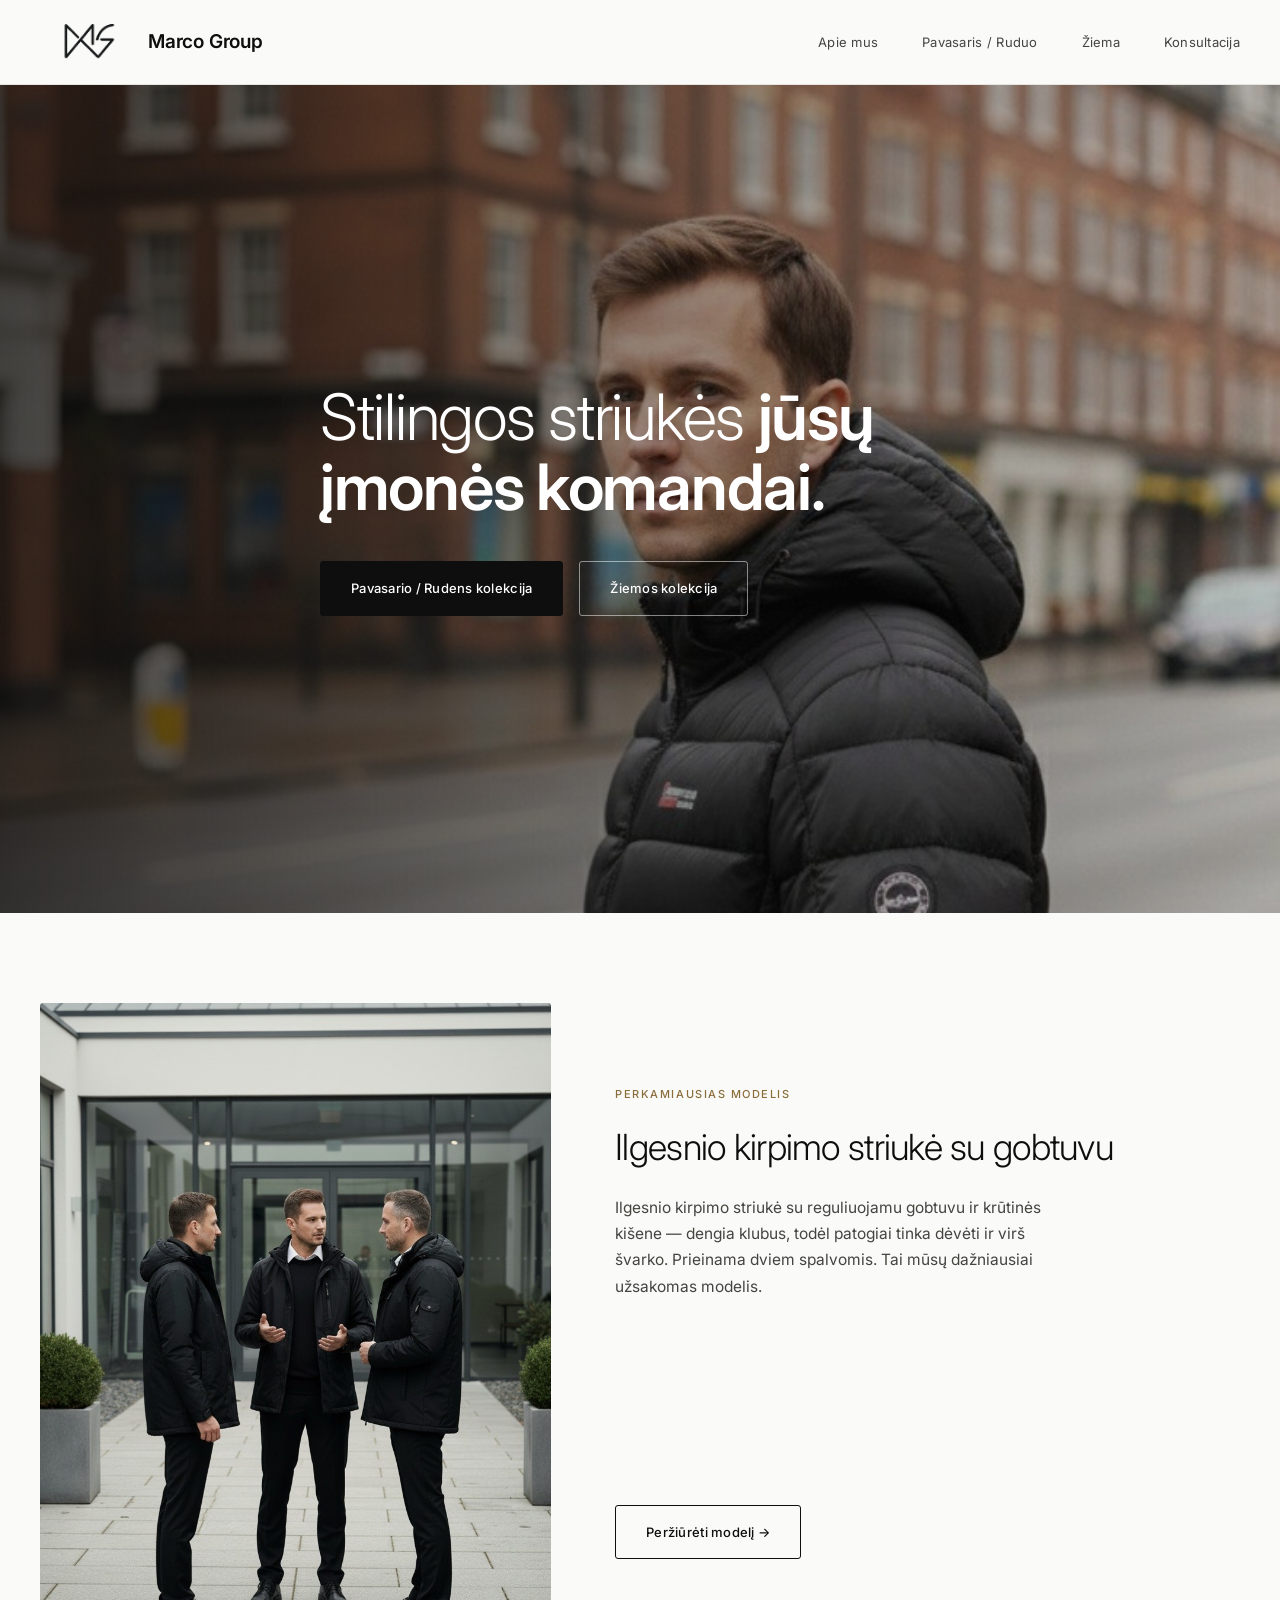
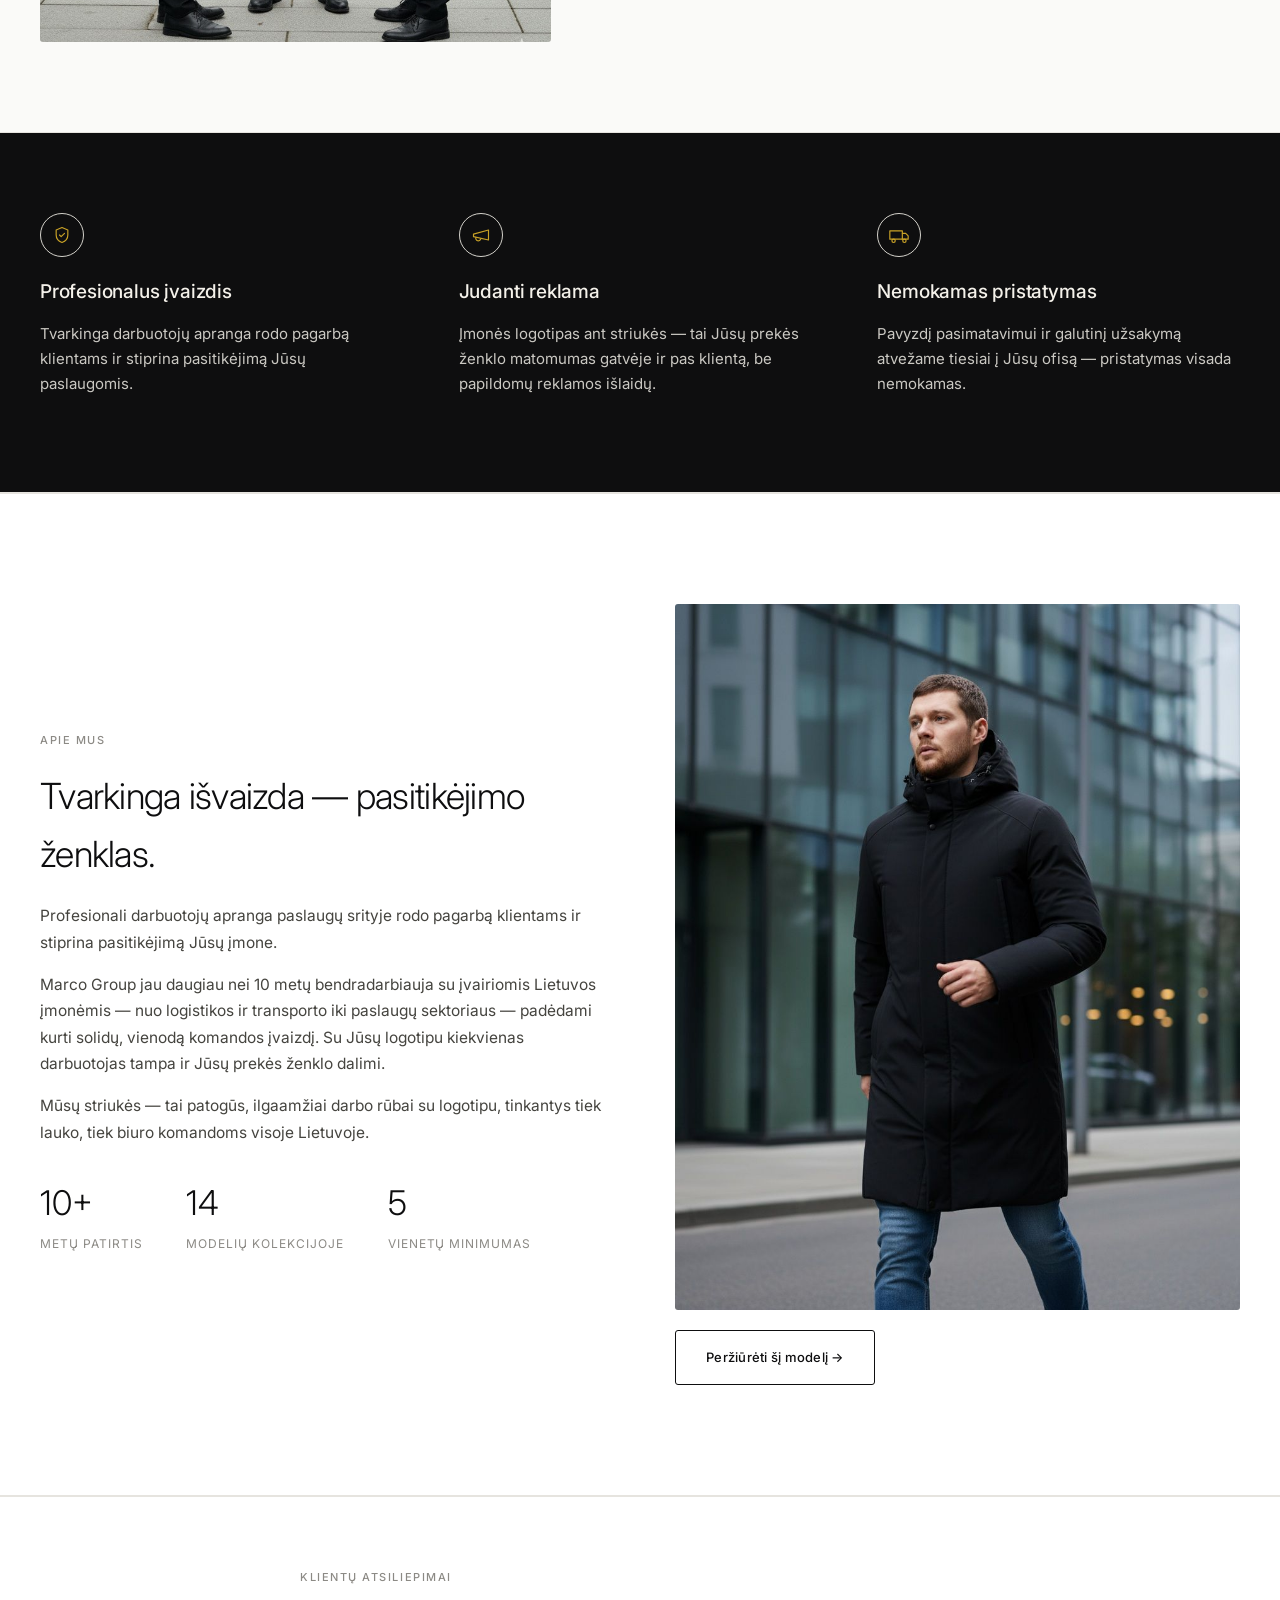
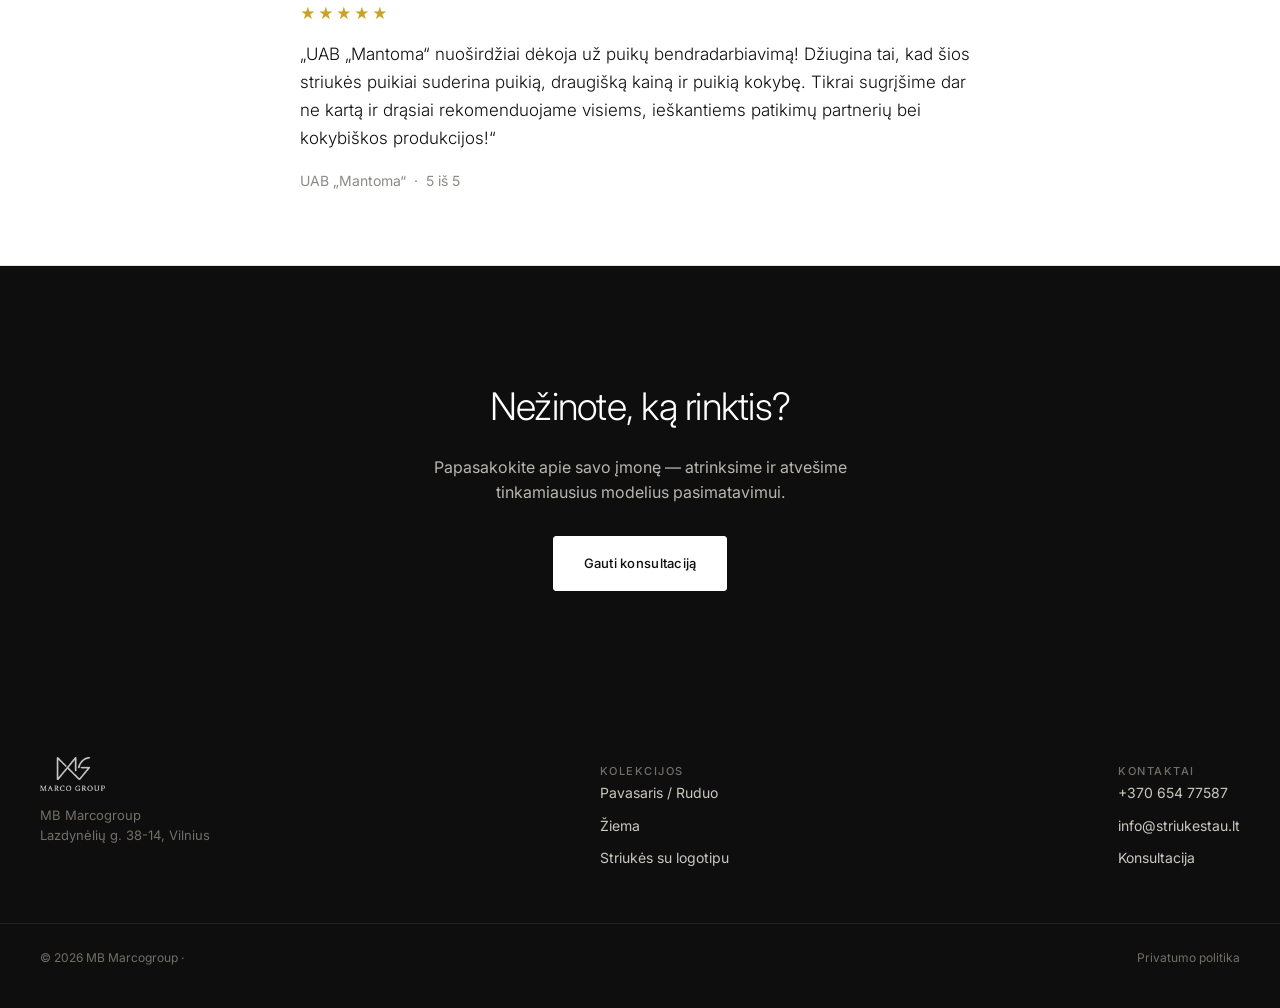
<file: index.html>
<!DOCTYPE html>
<html lang="lt">
<head>
<meta charset="UTF-8">
<meta name="viewport" content="width=device-width, initial-scale=1.0">
<title>Striukės su logotipu įmonei | Darbo rūbai — Marco Group</title>
<meta name="description" content="Striukės ir darbo rūbai su logotipu jūsų įmonės komandai. Nuo 5 vienetų, be didelio gamybos minimumo. Nemokamas pavyzdžio pristatymas visoje Lietuvoje.">
<link rel="icon" type="image/png" href="marco-mark-dark.png">
<meta property="og:site_name" content="Marco Group">
<meta property="og:type" content="website">
<meta property="og:image" content="marco-logo-dark.png">
<meta property="og:title" content="Striukės su logotipu įmonei | Darbo rūbai — Marco Group">
<meta property="og:description" content="Striukės ir darbo rūbai su logotipu jūsų įmonės komandai. Nuo 5 vienetų, be didelio gamybos minimumo. Nemokamas pavyzdžio pristatymas visoje Lietuvoje.">
<link rel="canonical" href="https://striukestau.lt/">
<link rel="preconnect" href="https://fonts.googleapis.com">
<link href="https://fonts.googleapis.com/css2?family=Inter:wght@300;400;500;600&display=swap" rel="stylesheet">
<link rel="stylesheet" href="1.css">
<style>
/* Pranašumų blokas ant tamsaus (ne juodo) pilkai juodo fono (suderintas su apatiniu bloku) */
.values { background: #222221 !important; color: #F4F1EA !important; }
.values .value-block { background: transparent !important; border-color: rgba(244,241,234,.16) !important; }
.values .value-block h3 { color: #F4F1EA !important; }
.values .value-block p { color: rgba(244,241,234,.82) !important; }
.values .v-icon { color: #C9A227 !important; }
.values .v-icon svg { stroke: #C9A227 !important; }
</style>
<script type="application/ld+json">
{
  "@context": "https://schema.org",
  "@type": "Organization",
  "name": "Marco Group",
  "alternateName": "MB Marcogroup",
  "url": "https://striukestau.lt/",
  "logo": "https://striukestau.lt/marco-logo-dark.png",
  "description": "Striukės ir darbo rūbai su logotipu įmonėms visoje Lietuvoje. Nuo 5 vienetų.",
  "address": {
    "@type": "PostalAddress",
    "streetAddress": "Lazdynėlių g. 38-14",
    "addressLocality": "Vilnius",
    "addressCountry": "LT"
  },
  "areaServed": "LT",
  "contactPoint": {
    "@type": "ContactPoint",
    "telephone": "+370-654-77587",
    "email": "info@striukestau.lt",
    "contactType": "sales"
  }
}
</script>
</head>
<body>

<header class="site-header">
  <div class="wrap">
    <a href="/" class="logo" style="display:flex; align-items:center; gap:12px;"><img src="marco-mark-dark.png" alt="Marco Group" style="height:36px;width:auto;display:block;"><span>Marco Group</span></a>
    <nav>
      <ul>
        <li><a href="/kolekcija?season=pavasaris-ruduo">Pavasaris / Ruduo</a></li>
        <li><a href="/kolekcija?season=ziema">Žiema</a></li>
        <li><a href="/konsultacija">Konsultacija</a></li>
      </ul>
    </nav>
  </div>
</header>

<section class="hero">
  <div class="hero-bg"></div>
  <div class="wrap">
    <div class="hero-content">
      <h1>Stilingos striukės <strong>jūsų įmonės komandai.</strong></h1>
      <div class="hero-ctas">
        <a href="/kolekcija?season=pavasaris-ruduo" class="btn">Pavasario / Rudens kolekcija</a>
        <a href="/kolekcija?season=ziema" class="btn outline">Žiemos kolekcija</a>
      </div>
    </div>
  </div>
</section>

<section class="flagship reveal">
  <div class="wrap">
    <div class="flagship-grid">
      <div class="flagship-img">
        <img src="jacket-55.jpg" alt="Ilgesnio kirpimo striukė su gobtuvu">
      </div>
      <div class="flagship-info">
        <span class="label" style="color:var(--accent-dark); margin-bottom:16px; display:block;">Perkamiausias modelis</span>
        <h2>Ilgesnio kirpimo striukė su gobtuvu</h2>
        <p>Ilgesnio kirpimo striukė su reguliuojamu gobtuvu ir krūtinės kišene — dengia klubus, todėl patogiai tinka dėvėti ir virš švarko. Prieinama dviem spalvomis. Tai mūsų dažniausiai užsakomas modelis.</p>
      </div>
      <a href="/product?id=p04" class="btn outline flagship-cta">Peržiūrėti modelį →</a>
    </div>
  </div>
</section>

<section class="values">
  <div class="wrap">
    <div class="grid3">
      <div class="value-block reveal reveal-stagger" style="--reveal-delay:0ms;">
        <span class="v-icon"><svg viewBox="0 0 24 24" fill="none" stroke="currentColor" stroke-width="1.4" stroke-linecap="round" stroke-linejoin="round"><path d="M12 3l7 3v6c0 4.5-3 7.5-7 9-4-1.5-7-4.5-7-9V6l7-3z"/><path d="M9 12l2 2 4-4"/></svg></span>
        <h3>Profesionalus įvaizdis</h3>
        <p>Tvarkinga darbuotojų apranga rodo pagarbą klientams ir stiprina pasitikėjimą Jūsų paslaugomis.</p>
      </div>
      <div class="value-block reveal reveal-stagger" style="--reveal-delay:100ms;">
        <span class="v-icon"><svg viewBox="0 0 24 24" fill="none" stroke="currentColor" stroke-width="1.4" stroke-linecap="round" stroke-linejoin="round"><path d="M3 11l18-5v12L3 14v-3z"/><path d="M11.6 16.8a3 3 0 1 1-5.8-1.6"/></svg></span>
        <h3>Judanti reklama</h3>
        <p>Įmonės logotipas ant striukės — tai Jūsų prekės ženklo matomumas gatvėje ir pas klientą, be papildomų reklamos išlaidų.</p>
      </div>
      <div class="value-block reveal reveal-stagger" style="--reveal-delay:200ms;">
        <span class="v-icon"><svg viewBox="0 0 24 24" fill="none" stroke="currentColor" stroke-width="1.4" stroke-linecap="round" stroke-linejoin="round"><rect x="1" y="7" width="15" height="10"/><path d="M16 10h4l3 3v4h-7"/><circle cx="5.5" cy="19" r="2"/><circle cx="18.5" cy="19" r="2"/></svg></span>
        <h3>Nemokamas pristatymas</h3>
        <p>Pavyzdį pasimatavimui ir galutinį užsakymą atvežame tiesiai į Jūsų ofisą — pristatymas visada nemokamas.</p>
      </div>
    </div>
  </div>
</section>

<section class="trust" id="apie-mus">
  <div class="wrap">
    <div class="reveal">
      <span class="label" style="margin-bottom:18px; display:block;">Apie mus</span>
      <h2>Tvarkinga išvaizda — pasitikėjimo ženklas.</h2>
      <p>Profesionali darbuotojų apranga paslaugų srityje rodo pagarbą klientams ir stiprina pasitikėjimą Jūsų įmone.</p>
      <p>Marco Group jau daugiau nei 10 metų bendradarbiauja su įvairiomis Lietuvos įmonėmis — nuo logistikos ir transporto iki paslaugų sektoriaus — padėdami kurti solidų, vienodą komandos įvaizdį. Su Jūsų logotipu kiekvienas darbuotojas tampa ir Jūsų prekės ženklo dalimi.</p>
      <p>Mūsų striukės — tai patogūs, ilgaamžiai darbo rūbai su logotipu, tinkantys tiek lauko, tiek biuro komandoms visoje Lietuvoje.</p>
      <div class="trust-stats">
        <div><span class="num">10+</span><span class="lbl">Metų patirtis</span></div>
        <div><span class="num">14</span><span class="lbl">Modelių kolekcijoje</span></div>
        <div><span class="num">5</span><span class="lbl">Vienetų minimumas</span></div>
      </div>
    </div>
    <div class="reveal" style="--reveal-delay:150ms;">
      <img src="jacket-12.jpg" alt="Vyras su ilga juoda parka prie stiklinio verslo centro">
      <a href="/product?id=p02" class="btn outline" style="margin-top:20px;">Peržiūrėti šį modelį →</a>
    </div>
  </div>
</section>


<section class="reviews" style="background:var(--surface); border-top:1px solid var(--line); border-bottom:1px solid var(--line); padding:72px 0;">
  <div class="wrap reveal" style="max-width:760px;">
    <span class="label" style="display:block; margin-bottom:16px;">Klientų atsiliepimai</span>
    <div style="font-size:15px; letter-spacing:2px; color:#C9A227; margin-bottom:14px;">★★★★★</div>
    <blockquote style="margin:0 0 18px; font-size:17px; line-height:1.65; color:var(--ink); font-weight:300;">
      „UAB „Mantoma“ nuoširdžiai dėkoja už puikų bendradarbiavimą! Džiugina tai, kad šios striukės puikiai suderina puikią, draugišką kainą ir puikią kokybę. Tikrai sugrįšime dar ne kartą ir drąsiai rekomenduojame visiems, ieškantiems patikimų partnerių bei kokybiškos produkcijos!“
    </blockquote>
    <p style="font-size:14px; color:var(--muted); margin:0;">UAB „Mantoma“ &nbsp;·&nbsp; 5 iš 5</p>
  </div>
</section>

<section class="contact-strip">
  <div class="wrap reveal">
    <h2>Nežinote, ką rinktis?</h2>
    <p>Papasakokite apie savo įmonę — atrinksime ir atvešime tinkamiausius modelius pasimatavimui.</p>
    <a href="/konsultacija" class="btn">Gauti konsultaciją</a>
  </div>
</section>

<footer>
  <div class="wrap">
    <div>
      <img src="marco-logo-light.png" alt="Marco Group" style="height:34px; width:auto; margin-bottom:14px; opacity:0.85;">
      <p style="font-size:13px; color:#726F65; max-width:220px;">MB Marcogroup<br>Lazdynėlių g. 38-14, Vilnius</p>
    </div>
    <div class="f-col">
      <span class="label">Kolekcijos</span>
      <a href="/kolekcija?season=pavasaris-ruduo">Pavasaris / Ruduo</a>
      <a href="/kolekcija?season=ziema">Žiema</a>
      <a href="/striukes-su-logotipu">Striukės su logotipu</a>
    </div>
    <div class="f-col">
      <span class="label">Kontaktai</span>
      <a href="tel:+37065477587">+370 654 77587</a>
      <a href="mailto:info@striukestau.lt">info@striukestau.lt</a>
      <a href="/konsultacija">Konsultacija</a>
    </div>
  </div>
  <div class="wrap f-bottom">© 2026 MB Marcogroup · <a href="/privatumo-politika" style="color:inherit;">Privatumo politika</a></div>
</footer>

<script src="6.js"></script>
<script>
/* Pranašumų bloko fonas paimamas iš apatinio tamsaus bloko, kad spalvos tiksliai sutaptų */
(function () {
  var v = document.querySelector('.values');
  if (!v) return;
  function bg(sel) {
    var e = document.querySelector(sel);
    if (!e) return null;
    var c = getComputedStyle(e).backgroundColor;
    return (c && c !== 'rgba(0, 0, 0, 0)' && c !== 'transparent') ? c : null;
  }
  var c = bg('.contact-strip') || bg('footer');
  if (c) v.style.setProperty('background', c, 'important');
})();
</script>
</body>
</html>
</file>
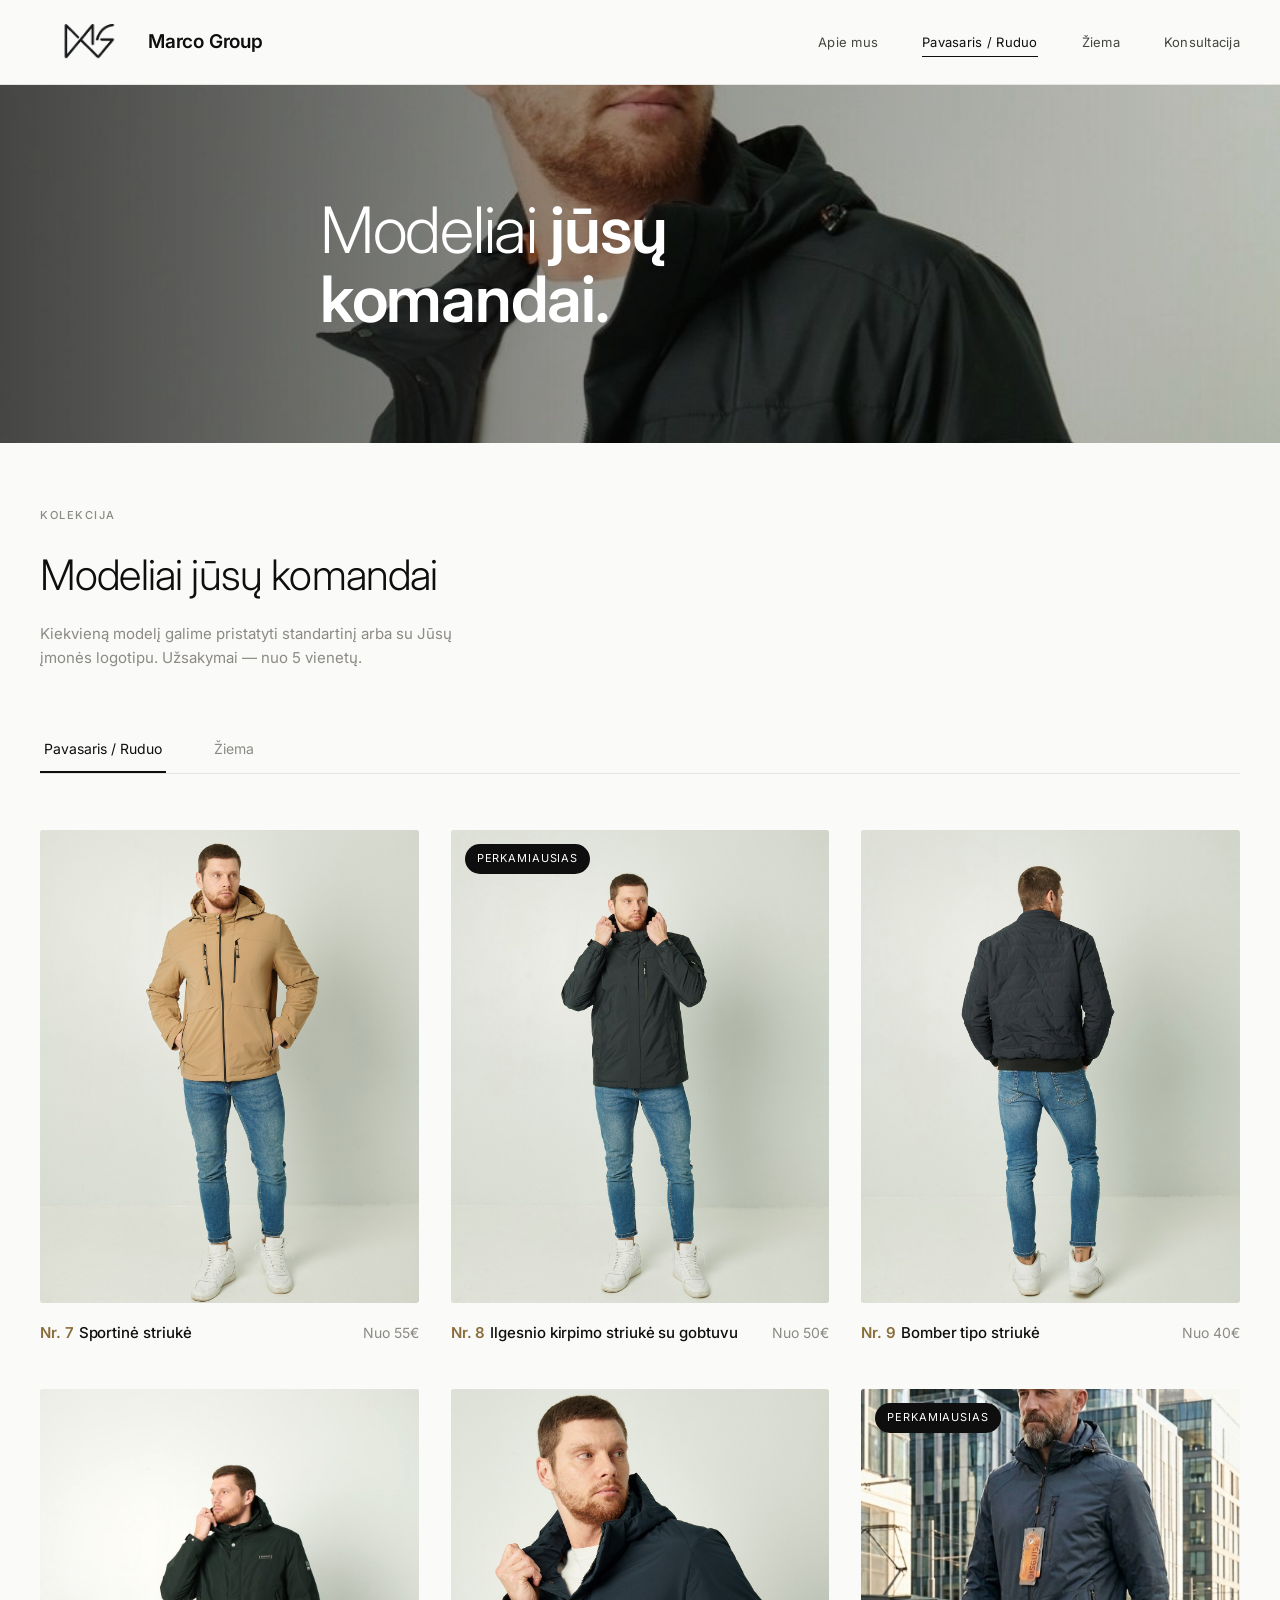
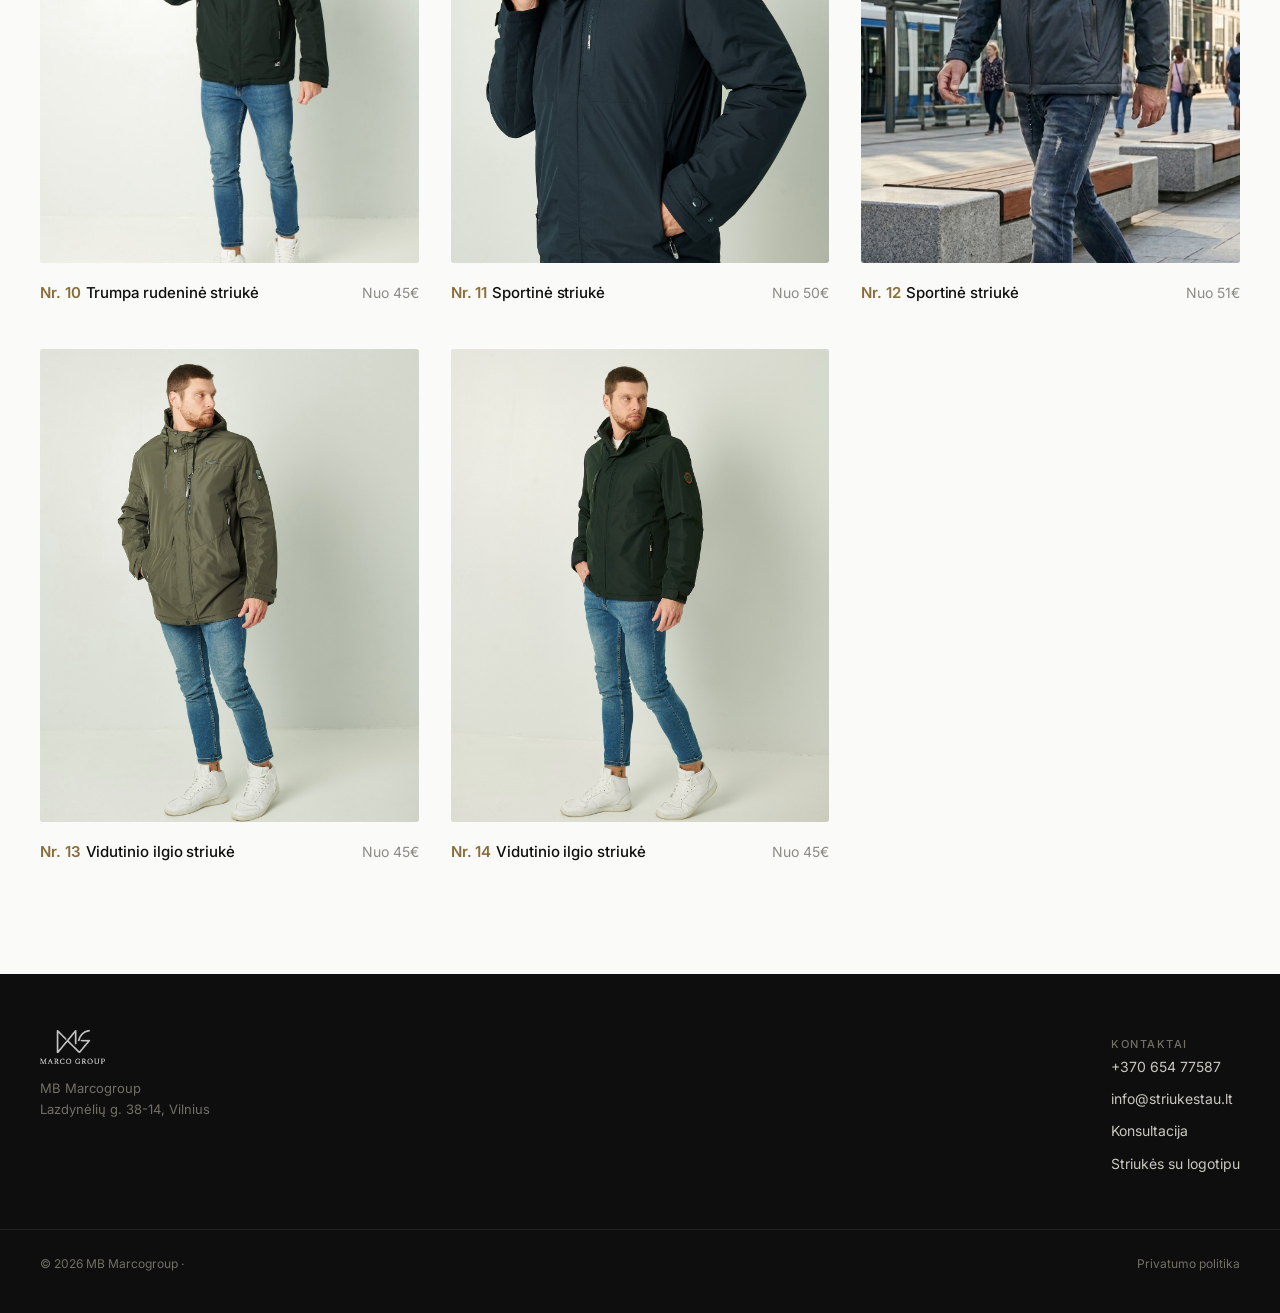
<file: kolekcija.html>
<!DOCTYPE html>
<html lang="lt">
<head>
<meta charset="UTF-8">
<meta name="viewport" content="width=device-width, initial-scale=1.0">
<title>Striukės ir darbo rūbai su logotipu įmonėms — Marco Group</title>
<meta name="description" content="14 striukių / darbo rūbų modelių jūsų įmonės komandai — su logotipu arba be jo. Pavasario/Rudens ir Žiemos kolekcijos, nuo 5 vienetų.">
<link rel="icon" type="image/png" href="marco-mark-dark.png">
<meta property="og:site_name" content="Marco Group">
<meta property="og:type" content="website">
<meta property="og:image" content="marco-logo-dark.png">
<meta property="og:title" content="Striukės ir darbo rūbai su logotipu įmonėms — Marco Group">
<meta property="og:description" content="14 striukių / darbo rūbų modelių jūsų įmonės komandai — su logotipu arba be jo. Pavasario/Rudens ir Žiemos kolekcijos, nuo 5 vienetų.">
<link rel="canonical" href="https://striukestau.lt/kolekcija">
<link rel="preconnect" href="https://fonts.googleapis.com">
<link href="https://fonts.googleapis.com/css2?family=Inter:wght@300;400;500;600&display=swap" rel="stylesheet">
<link rel="stylesheet" href="1.css">
</head>
<body>

<header class="site-header">
  <div class="wrap">
    <a href="/" class="logo" style="display:flex; align-items:center; gap:12px;"><img src="marco-mark-dark.png" alt="Marco Group" style="height:36px;width:auto;display:block;"><span>Marco Group</span></a>
    <nav>
      <ul>
        <li><a href="/kolekcija?season=pavasaris-ruduo" id="nav-pr">Pavasaris / Ruduo</a></li>
        <li><a href="/kolekcija?season=ziema" id="nav-z">Žiema</a></li>
        <li><a href="/konsultacija">Konsultacija</a></li>
      </ul>
    </nav>
  </div>
</header>

<section class="hero hero-compact">
  <div class="hero-bg" style="background-image:url('jacket-13.jpg');"></div>
  <div class="wrap">
    <div class="hero-content">
      <h1>Modeliai <strong>jūsų komandai.</strong></h1>
    </div>
  </div>
</section>

<section style="padding-top:64px;">
  <div class="wrap">
    <div class="section-head">
      <span class="label">Kolekcija</span>
      <h2>Modeliai jūsų komandai</h2>
      <p>Kiekvieną modelį galime pristatyti standartinį arba su Jūsų įmonės logotipu. Užsakymai — nuo 5 vienetų.</p>
    </div>

    <div class="season-tabs">
      <button class="season-tab" data-season="pavasaris-ruduo">Pavasaris / Ruduo</button>
      <button class="season-tab" data-season="ziema">Žiema</button>
    </div>

    <div class="grid" id="product-grid"></div>
  </div>
</section>

<footer>
  <div class="wrap">
    <div>
      <img src="marco-logo-light.png" alt="Marco Group" style="height:34px; width:auto; margin-bottom:14px; opacity:0.85;">
      <p style="font-size:13px; color:#726F65; max-width:220px;">MB Marcogroup<br>Lazdynėlių g. 38-14, Vilnius</p>
    </div>
    <div class="f-col">
      <span class="label">Kontaktai</span>
      <a href="tel:+37065477587">+370 654 77587</a>
      <a href="mailto:info@striukestau.lt">info@striukestau.lt</a>
      <a href="/konsultacija">Konsultacija</a>
      <a href="/striukes-su-logotipu">Striukės su logotipu</a>
    </div>
  </div>
  <div class="wrap f-bottom">© 2026 MB Marcogroup · <a href="/privatumo-politika" style="color:inherit;">Privatumo politika</a></div>
</footer>

<script src="2.js"></script>
<script src="6.js"></script>
<script>
function renderGrid(season){
  const grid = document.getElementById('product-grid');
  grid.innerHTML = '';
  const items = PRODUCTS.filter(p => p.season === season);
  items.forEach((p, i) => {
    const secondImg = p.images.length > 1 ? p.images[1] : p.images[0];
    const num = PRODUCTS.indexOf(p) + 1;
    const altText = p.name + ' su logotipu \u2014 Marco Group';
    const a = document.createElement('a');
    a.href = '/product?id=' + p.id;
    a.className = 'p-card reveal reveal-stagger';
    a.style.setProperty('--reveal-delay', (i % 3) * 90 + 'ms');
    a.innerHTML = `
      <div class="imgwrap">
        ${p.featured ? '<span class="badge-featured">Perkamiausias</span>' : ''}
        <img class="img-a" src="${p.images[0]}" alt="${altText}" loading="lazy">
        <img class="img-b" src="${secondImg}" alt="${altText}" loading="lazy">
      </div>
      <div class="meta">
        <h4><span class="p-number">Nr. ${num}</span>${p.name}</h4>
        <span class="price">Nuo ${p.tiers[0].price}€</span>
      </div>`;
    grid.appendChild(a);
  });
  if (window.initReveal) window.initReveal();
}

function setActiveTab(season){
  document.querySelectorAll('.season-tab').forEach(btn => {
    btn.classList.toggle('active', btn.dataset.season === season);
  });
  document.getElementById('nav-pr').classList.toggle('active', season === 'pavasaris-ruduo');
  document.getElementById('nav-z').classList.toggle('active', season === 'ziema');
}

function selectSeason(season, updateUrl){
  setActiveTab(season);
  renderGrid(season);
  if (updateUrl){
    const url = new URL(window.location);
    url.searchParams.set('season', season);
    window.history.replaceState({}, '', url);
  }
}

document.querySelectorAll('.season-tab').forEach(btn => {
  btn.addEventListener('click', () => selectSeason(btn.dataset.season, true));
});

const params = new URLSearchParams(window.location.search);
const initialSeason = params.get('season') === 'ziema' ? 'ziema' : 'pavasaris-ruduo';
selectSeason(initialSeason, false);
</script>

</body>
</html>
</file>
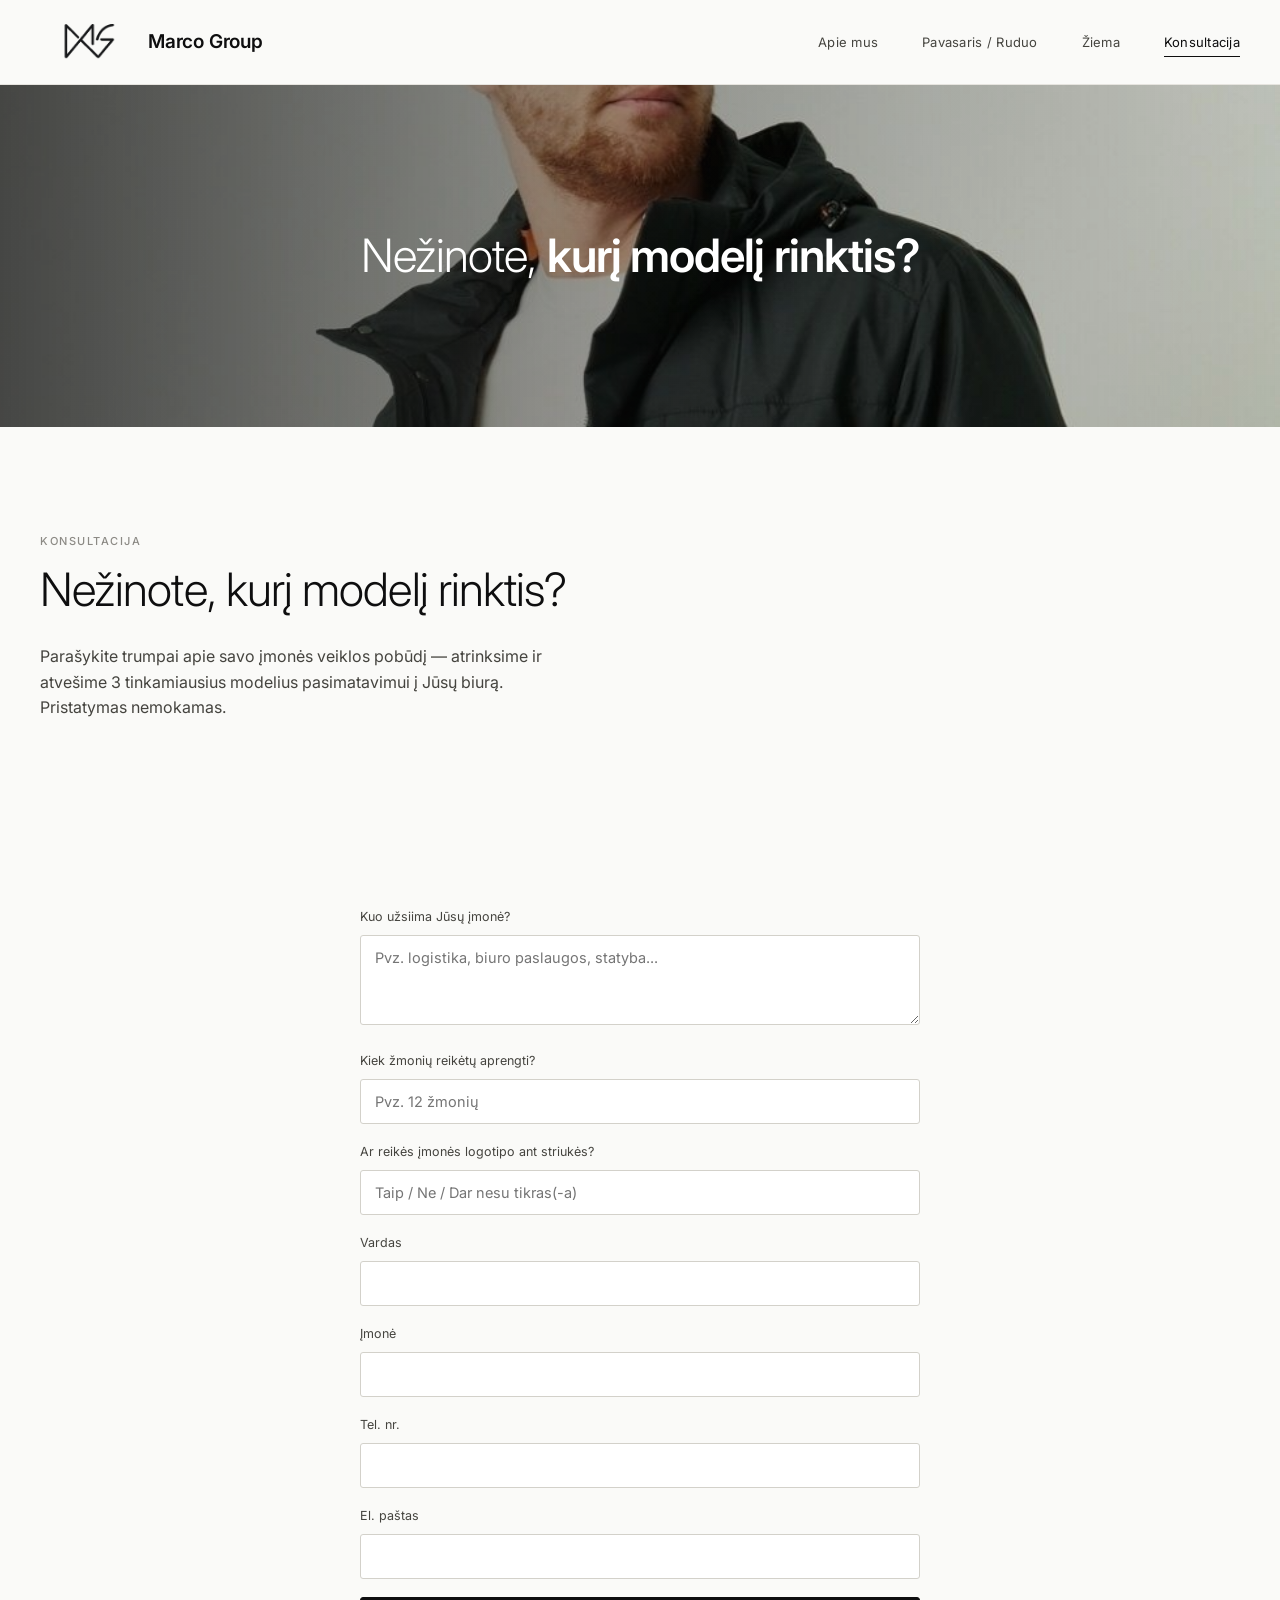
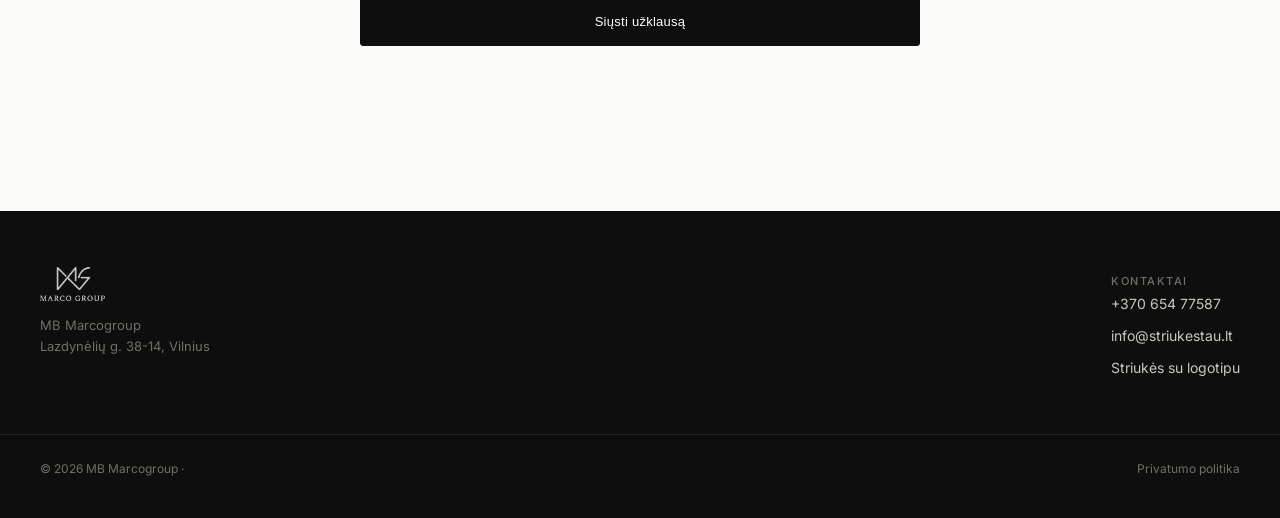
<file: konsultacija.html>
<!DOCTYPE html>
<html lang="lt">
<head>
<meta charset="UTF-8">
<meta name="viewport" content="width=device-width, initial-scale=1.0">
<title>Konsultacija — striukės su logotipu įmonei — Marco Group</title>
<meta name="description" content="Nežinote, kurį modelį rinktis? Papasakokite apie savo įmonę — atrinksime tinkamiausias striukes su logotipu jūsų komandai.">
<link rel="icon" type="image/png" href="marco-mark-dark.png">
<meta property="og:site_name" content="Marco Group">
<meta property="og:type" content="website">
<meta property="og:image" content="marco-logo-dark.png">
<meta property="og:title" content="Konsultacija — striukės su logotipu įmonei — Marco Group">
<meta property="og:description" content="Nežinote, kurį modelį rinktis? Papasakokite apie savo įmonę — atrinksime tinkamiausias striukes su logotipu jūsų komandai.">
<link rel="canonical" href="https://striukestau.lt/konsultacija">
<link rel="preconnect" href="https://fonts.googleapis.com">
<link href="https://fonts.googleapis.com/css2?family=Inter:wght@300;400;500;600&display=swap" rel="stylesheet">
<link rel="stylesheet" href="1.css">
</head>
<body>

<header class="site-header">
  <div class="wrap">
    <a href="/" class="logo" style="display:flex; align-items:center; gap:12px;"><img src="marco-mark-dark.png" alt="Marco Group" style="height:36px;width:auto;display:block;"><span>Marco Group</span></a>
    <nav>
      <ul>
        <li><a href="/kolekcija?season=pavasaris-ruduo">Pavasaris / Ruduo</a></li>
        <li><a href="/kolekcija?season=ziema">Žiema</a></li>
        <li><a href="/konsultacija" class="active">Konsultacija</a></li>
      </ul>
    </nav>
  </div>
</header>

<section class="hero hero-compact">
  <div class="hero-bg" style="background-image:url('jacket-13.jpg');"></div>
  <div class="wrap">
    <div class="hero-content">
      <p class="hero-compact-title">Nežinote, <strong>kurį modelį rinktis?</strong></p>
    </div>
  </div>
</section>

<section class="consult-hero">
  <div class="wrap reveal">
    <span class="label">Konsultacija</span>
    <h1>Nežinote, kurį modelį rinktis?</h1>
    <p>Parašykite trumpai apie savo įmonės veiklos pobūdį — atrinksime ir atvešime 3 tinkamiausius modelius pasimatavimui į Jūsų biurą. Pristatymas nemokamas.</p>
  </div>
</section>

<section class="consult-form">
  <div class="wrap reveal">
    <form id="consult-form">
      <div class="field">
        <label>Kuo užsiima Jūsų įmonė?</label>
        <textarea id="c-activity" placeholder="Pvz. logistika, biuro paslaugos, statyba..." required></textarea>
      </div>
      <div class="field">
        <label>Kiek žmonių reikėtų aprengti?</label>
        <input type="text" id="c-size" placeholder="Pvz. 12 žmonių" required>
      </div>
      <div class="field">
        <label>Ar reikės įmonės logotipo ant striukės?</label>
        <input type="text" id="c-logo" placeholder="Taip / Ne / Dar nesu tikras(-a)" required>
      </div>
      <div class="field"><label>Vardas</label><input type="text" id="c-name" required></div>
      <div class="field"><label>Įmonė</label><input type="text" id="c-company" required></div>
      <div class="field"><label>Tel. nr.</label><input type="tel" id="c-phone" required></div>
      <div class="field"><label>El. paštas</label><input type="email" id="c-email" required></div>
      <button type="submit" class="btn full" id="consult-submit-btn">Siųsti užklausą</button>
      <p class="form-status" id="consult-status"></p>
    </form>
  </div>
</section>

<footer>
  <div class="wrap">
    <div>
      <img src="marco-logo-light.png" alt="Marco Group" style="height:34px; width:auto; margin-bottom:14px; opacity:0.85;">
      <p style="font-size:13px; color:#726F65; max-width:220px;">MB Marcogroup<br>Lazdynėlių g. 38-14, Vilnius</p>
    </div>
    <div class="f-col">
      <span class="label">Kontaktai</span>
      <a href="tel:+37065477587">+370 654 77587</a>
      <a href="mailto:info@striukestau.lt">info@striukestau.lt</a>
      <a href="/striukes-su-logotipu">Striukės su logotipu</a>
    </div>
  </div>
  <div class="wrap f-bottom">© 2026 MB Marcogroup · <a href="/privatumo-politika" style="color:inherit;">Privatumo politika</a></div>
</footer>

<script src="5.js"></script>
<script>
document.getElementById('consult-form').addEventListener('submit', function(e){
  e.preventDefault();
  const v = id => document.getElementById(id).value;
  const subject = 'Konsultacijos užklausa — ' + v('c-company');
  const fields = {
    'Veiklos pobūdis': v('c-activity'),
    'Komandos dydis': v('c-size'),
    'Logotipas': v('c-logo'),
    'Vardas': v('c-name'),
    'Įmonė': v('c-company'),
    'Tel.': v('c-phone'),
    'El. paštas': v('c-email')
  };
  const btn = document.getElementById('consult-submit-btn');
  const statusEl = document.getElementById('consult-status');
  btn.disabled = true;
  btn.textContent = 'Siunčiama...';
  sendLead(fields, subject,
    (via) => {
      btn.disabled = false;
      btn.textContent = 'Siųsti užklausą';
      if (via === 'formspree') {
        statusEl.textContent = 'Užklausa išsiųsta — susisieksime greitai.';
        statusEl.classList.add('ok');
        document.getElementById('consult-form').reset();
      }
    },
    () => {
      btn.disabled = false;
      btn.textContent = 'Siųsti užklausą';
      statusEl.textContent = 'Nepavyko išsiųsti automatiškai — atidarėme Jūsų pašto klientą.';
      statusEl.classList.add('err');
    }
  );
});
</script>

<script src="6.js"></script>
</body>
</html>
</file>
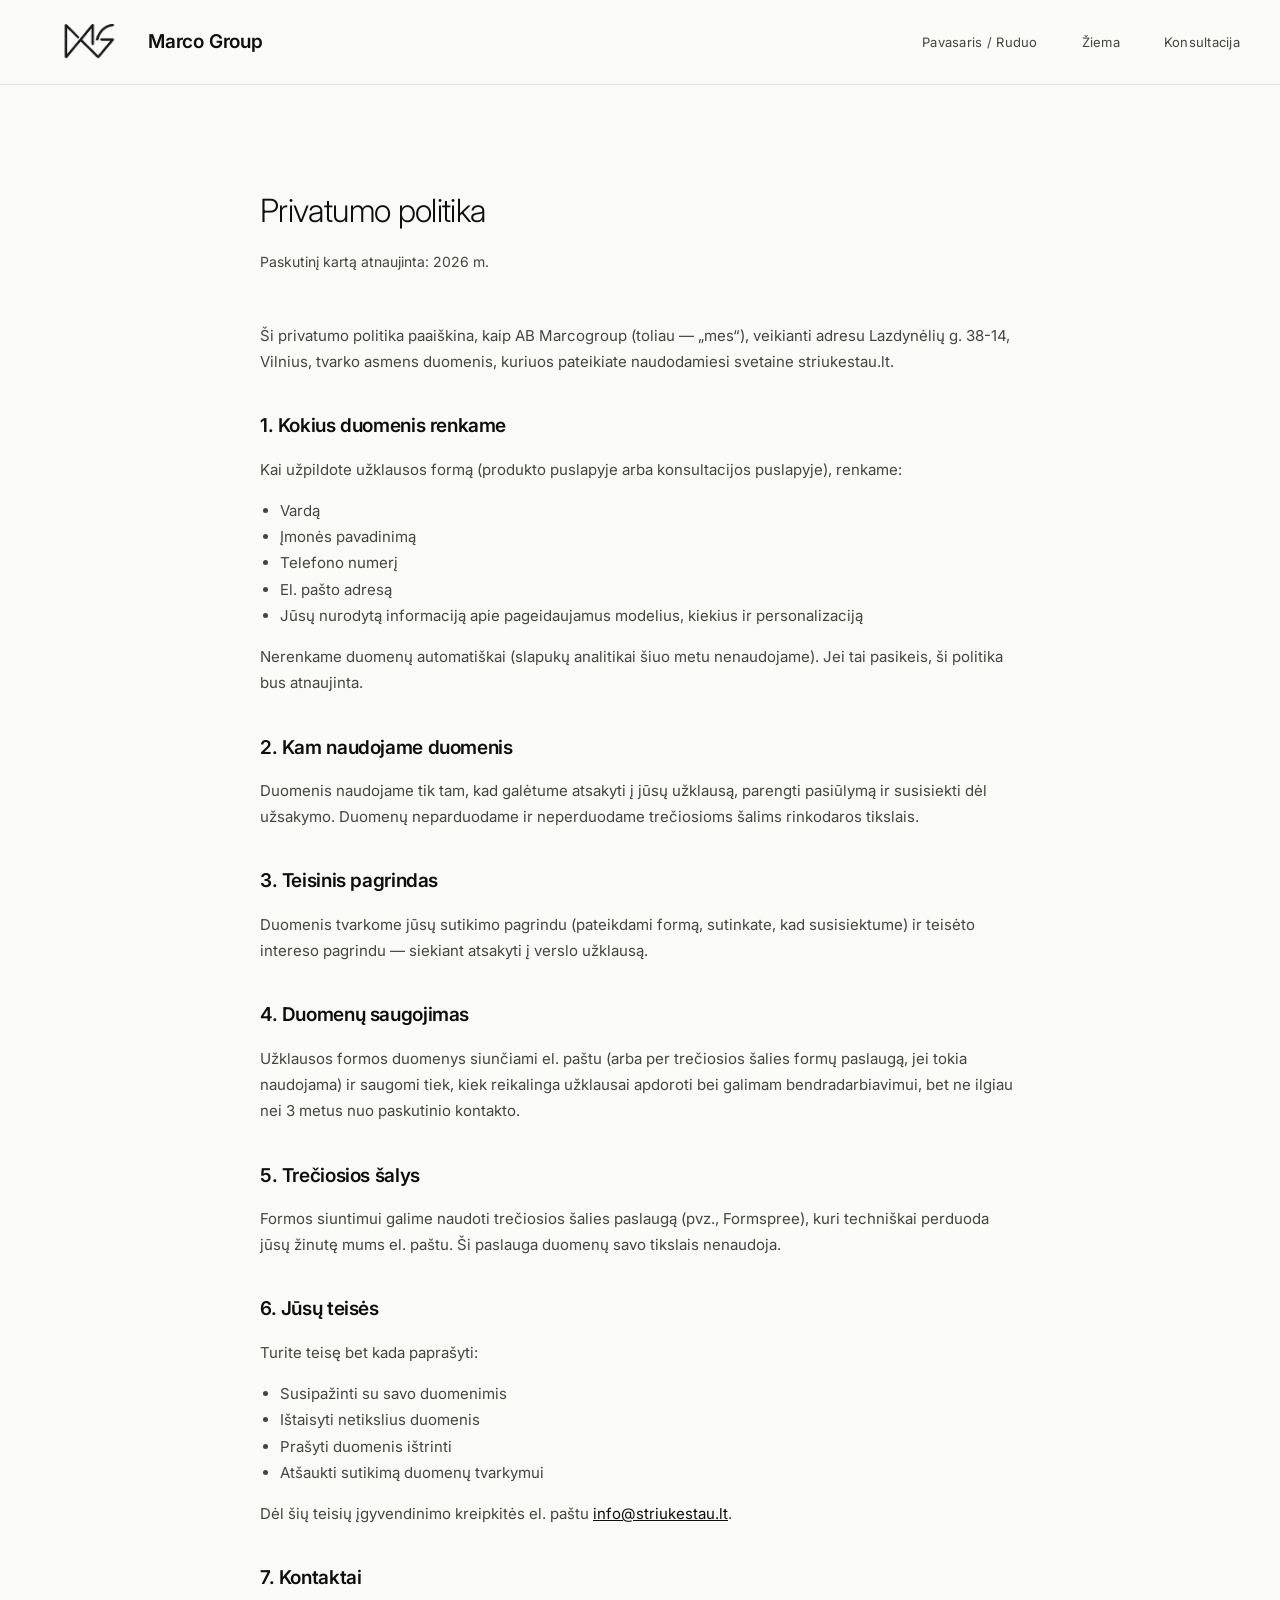
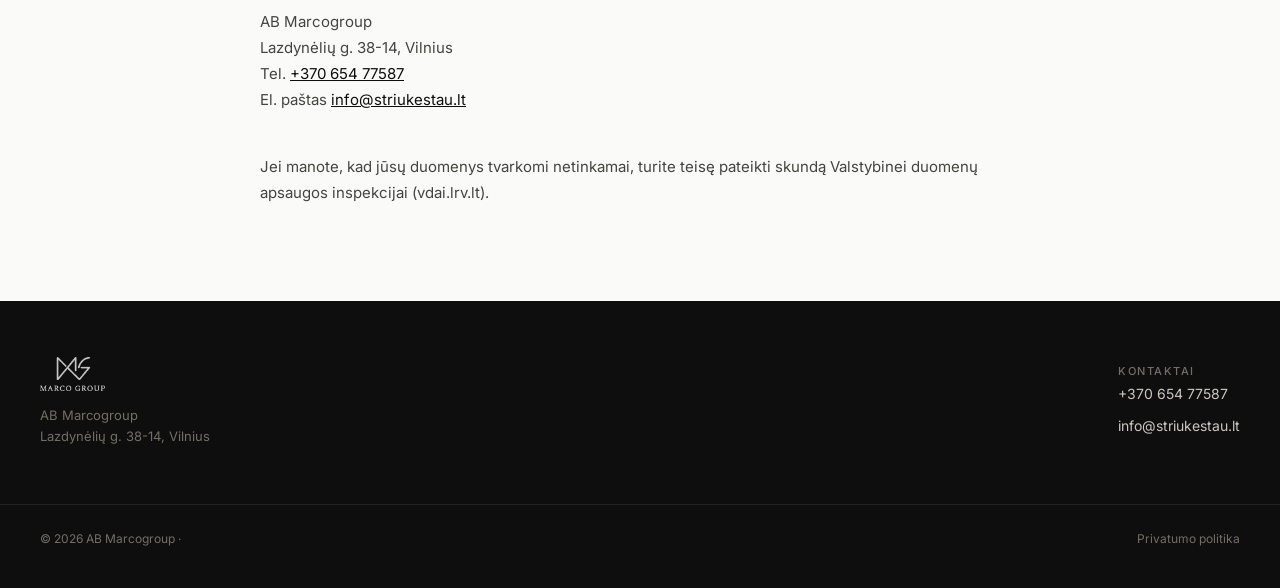
<file: privatumo-politika.html>
<!DOCTYPE html>
<html lang="lt">
<head>
<meta charset="UTF-8">
<meta name="viewport" content="width=device-width, initial-scale=1.0">
<title>Privatumo politika — Marco Group</title>
<meta name="description" content="Kaip Marco Group (AB Marcogroup) tvarko jūsų asmens duomenis, pateiktus per šią svetainę.">
<link rel="icon" type="image/png" href="marco-mark-dark.png">
<meta property="og:site_name" content="Marco Group">
<meta property="og:type" content="website">
<meta name="robots" content="noindex">
<link rel="canonical" href="https://striukestau.lt/privatumo-politika.html">
<link rel="preconnect" href="https://fonts.googleapis.com">
<link href="https://fonts.googleapis.com/css2?family=Inter:wght@300;400;500;600&display=swap" rel="stylesheet">
<link rel="stylesheet" href="1.css">
<style>
  .legal{ padding:100px 0 80px; max-width:760px; }
  .legal h1{ font-size:32px; font-weight:300; margin-bottom:8px; }
  .legal .updated{ color:var(--ink-soft); font-size:14px; margin-bottom:48px; }
  .legal h2{ font-size:19px; font-weight:600; margin:36px 0 12px; }
  .legal p, .legal li{ font-size:15px; line-height:1.75; color:var(--ink-soft); }
  .legal ul{ padding-left:20px; margin:8px 0; }
  .legal a{ color:var(--ink); text-decoration:underline; }
</style>
</head>
<body>

<header class="site-header">
  <div class="wrap">
    <a href="index.html" class="logo" style="display:flex; align-items:center; gap:12px;"><img src="marco-mark-dark.png" alt="Marco Group" style="height:36px;width:auto;display:block;"><span>Marco Group</span></a>
    <nav>
      <ul>
        <li><a href="kolekcija.html?season=pavasaris-ruduo">Pavasaris / Ruduo</a></li>
        <li><a href="kolekcija.html?season=ziema">Žiema</a></li>
        <li><a href="konsultacija.html">Konsultacija</a></li>
      </ul>
    </nav>
  </div>
</header>

<section class="wrap legal">
  <h1>Privatumo politika</h1>
  <p class="updated">Paskutinį kartą atnaujinta: 2026 m.</p>

  <p>Ši privatumo politika paaiškina, kaip AB Marcogroup (toliau — „mes“), veikianti adresu Lazdynėlių g. 38-14, Vilnius, tvarko asmens duomenis, kuriuos pateikiate naudodamiesi svetaine striukestau.lt.</p>

  <h2>1. Kokius duomenis renkame</h2>
  <p>Kai užpildote užklausos formą (produkto puslapyje arba konsultacijos puslapyje), renkame:</p>
  <ul>
    <li>Vardą</li>
    <li>Įmonės pavadinimą</li>
    <li>Telefono numerį</li>
    <li>El. pašto adresą</li>
    <li>Jūsų nurodytą informaciją apie pageidaujamus modelius, kiekius ir personalizaciją</li>
  </ul>
  <p>Nerenkame duomenų automatiškai (slapukų analitikai šiuo metu nenaudojame). Jei tai pasikeis, ši politika bus atnaujinta.</p>

  <h2>2. Kam naudojame duomenis</h2>
  <p>Duomenis naudojame tik tam, kad galėtume atsakyti į jūsų užklausą, parengti pasiūlymą ir susisiekti dėl užsakymo. Duomenų neparduodame ir neperduodame trečiosioms šalims rinkodaros tikslais.</p>

  <h2>3. Teisinis pagrindas</h2>
  <p>Duomenis tvarkome jūsų sutikimo pagrindu (pateikdami formą, sutinkate, kad susisiektume) ir teisėto intereso pagrindu — siekiant atsakyti į verslo užklausą.</p>

  <h2>4. Duomenų saugojimas</h2>
  <p>Užklausos formos duomenys siunčiami el. paštu (arba per trečiosios šalies formų paslaugą, jei tokia naudojama) ir saugomi tiek, kiek reikalinga užklausai apdoroti bei galimam bendradarbiavimui, bet ne ilgiau nei 3 metus nuo paskutinio kontakto.</p>

  <h2>5. Trečiosios šalys</h2>
  <p>Formos siuntimui galime naudoti trečiosios šalies paslaugą (pvz., Formspree), kuri techniškai perduoda jūsų žinutę mums el. paštu. Ši paslauga duomenų savo tikslais nenaudoja.</p>

  <h2>6. Jūsų teisės</h2>
  <p>Turite teisę bet kada paprašyti:</p>
  <ul>
    <li>Susipažinti su savo duomenimis</li>
    <li>Ištaisyti netikslius duomenis</li>
    <li>Prašyti duomenis ištrinti</li>
    <li>Atšaukti sutikimą duomenų tvarkymui</li>
  </ul>
  <p>Dėl šių teisių įgyvendinimo kreipkitės el. paštu <a href="mailto:info@striukestau.lt">info@striukestau.lt</a>.</p>

  <h2>7. Kontaktai</h2>
  <p>AB Marcogroup<br>Lazdynėlių g. 38-14, Vilnius<br>Tel. <a href="tel:+37065477587">+370 654 77587</a><br>El. paštas <a href="mailto:info@striukestau.lt">info@striukestau.lt</a></p>

  <p style="margin-top:40px;">Jei manote, kad jūsų duomenys tvarkomi netinkamai, turite teisę pateikti skundą Valstybinei duomenų apsaugos inspekcijai (vdai.lrv.lt).</p>
</section>

<footer>
  <div class="wrap">
    <div>
      <img src="marco-logo-light.png" alt="Marco Group" style="height:34px; width:auto; margin-bottom:14px; opacity:0.85;">
      <p style="font-size:13px; color:#726F65; max-width:220px;">AB Marcogroup<br>Lazdynėlių g. 38-14, Vilnius</p>
    </div>
    <div class="f-col">
      <span class="label">Kontaktai</span>
      <a href="tel:+37065477587">+370 654 77587</a>
      <a href="mailto:info@striukestau.lt">info@striukestau.lt</a>
    </div>
  </div>
  <div class="wrap f-bottom">© 2026 AB Marcogroup · <a href="privatumo-politika.html" style="color:inherit;">Privatumo politika</a></div>
</footer>

</body>
</html>
</file>
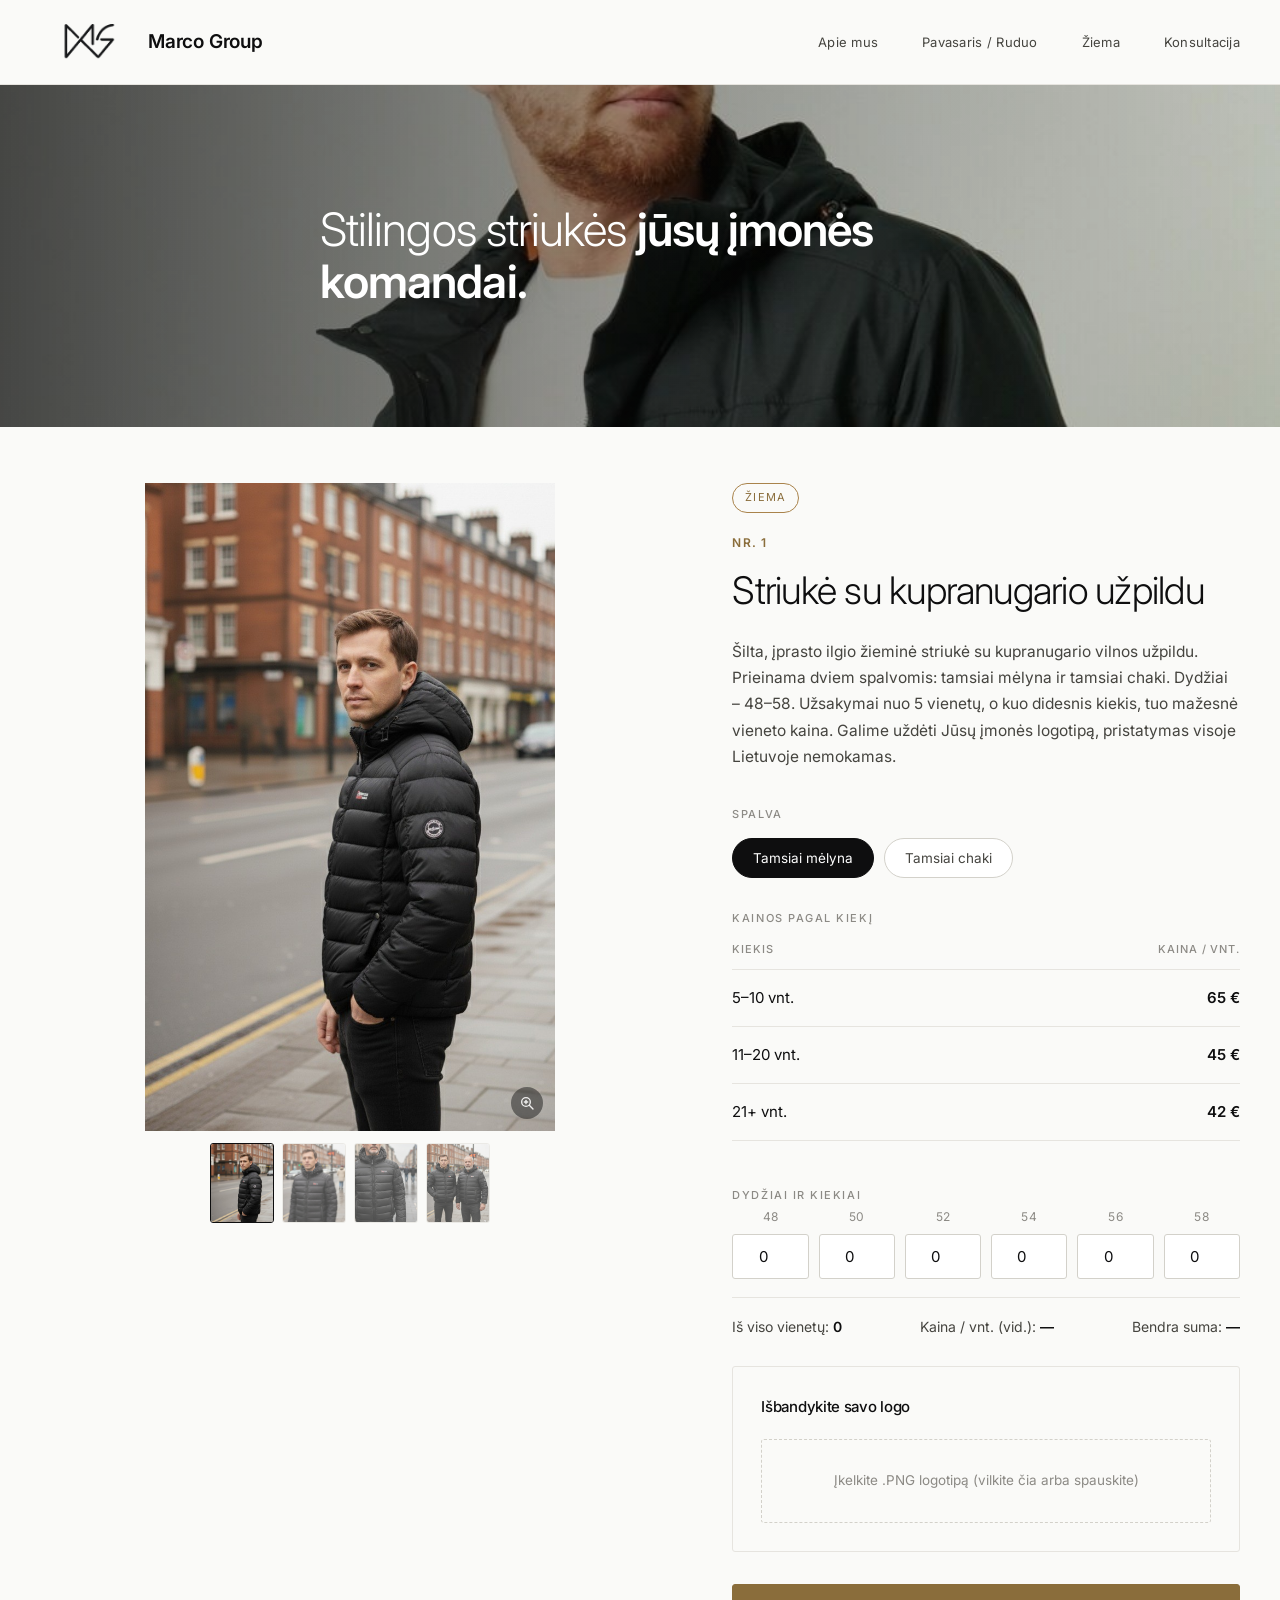
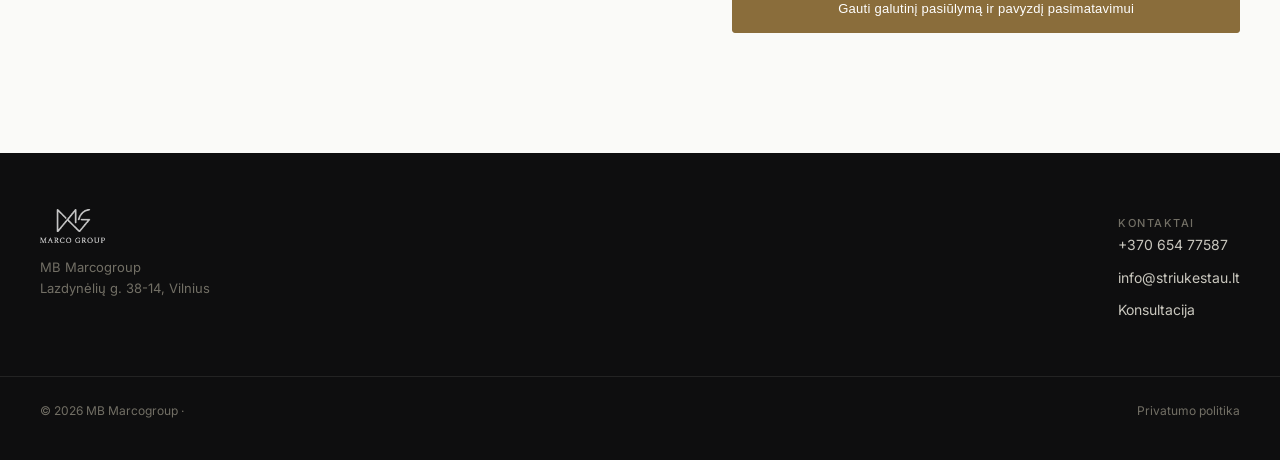
<file: product.html>
<!DOCTYPE html>
<html lang="lt">
<head>
<meta charset="UTF-8">
<meta name="viewport" content="width=device-width, initial-scale=1.0">
<title id="page-title">Striukė su logotipu — Marco Group</title>
<link rel="icon" type="image/png" href="marco-mark-dark.png">
<meta property="og:site_name" content="Marco Group">
<meta property="og:type" content="website">
<meta property="og:image" content="marco-logo-dark.png">
<meta property="og:title" content="Striukė su logotipu — Marco Group">
<meta property="og:description" content="Striukė su Jūsų įmonės logotipu. Nuo 5 vienetų, nemokamas pavyzdžio pristatymas.">
<link rel="preconnect" href="https://fonts.googleapis.com">
<link href="https://fonts.googleapis.com/css2?family=Inter:wght@300;400;500;600&display=swap" rel="stylesheet">
<link rel="stylesheet" href="1.css">
<style>
/* Kompiuteris: matoma visa nuotrauka (be apkirpimo) ir mažos nuotraukos apačioje.
   Telefono vaizdas nekeičiamas. */
@media (min-width: 900px) {
  .pd-gallery { height: auto !important; max-height: none !important; overflow: visible !important; }
  .pd-gallery-main { aspect-ratio: auto !important; height: auto !important; max-height: none !important; overflow: visible !important; background: transparent !important; padding: 0 !important; width: fit-content !important; max-width: 100% !important; margin: 0 auto !important; }
  .pd-gallery-main img#pd-main-img {
    display: block !important;
    width: auto !important; max-width: 100% !important;
    height: auto !important; max-height: 72vh !important;
    margin: 0 !important;
    object-fit: contain !important;
  }
  .pd-gallery-thumbs {
    display: flex !important; flex-wrap: wrap !important; gap: 8px !important;
    margin-top: 12px !important; justify-content: center !important;
  }
  .pd-gallery-thumbs img {
    display: block !important;
    width: 64px !important; height: 80px !important;
    object-fit: cover !important; cursor: pointer;
  }
}
/* Didinimo stiklas ir nuotraukos išdidinimas */
.pd-gallery-main { position: relative; }
.zoom-btn {
  position: absolute; top: 10px; left: 10px;
  transform: scale(1);
  width: 32px; height: 32px; padding: 0; border: 0; border-radius: 50%;
  background: rgba(20,20,20,.6); color: #fff;
  display: flex; align-items: center; justify-content: center;
  cursor: zoom-in; opacity: .8; pointer-events: auto; z-index: 3;
  transition: opacity .2s, transform .2s, background .2s;
}
.zoom-btn svg { width: 16px; height: 16px; display: block; }
.pd-gallery-main:hover .zoom-btn,
.pd-gallery-main.show-zoom .zoom-btn { opacity: 1; }
.zoom-btn:hover { background: rgba(20,20,20,.85); }
.lb { position: fixed; inset: 0; background: rgba(10,10,10,.93); display: none; align-items: center; justify-content: center; z-index: 10000; }
.lb.open { display: flex; }
.lb-stage { overflow: hidden; display: flex; max-width: 100vw; max-height: 100vh; }
.lb-img { height: 96vh; width: auto; max-width: 100vw; object-fit: contain; user-select: none; -webkit-user-drag: none; cursor: zoom-in; transition: transform .15s ease-out; will-change: transform; }
.lb-hint { position: absolute; top: 18px; left: 0; right: 0; text-align: center; color: #eee; text-shadow: 0 1px 3px rgba(0,0,0,.8); font-size: 13px; pointer-events: none; padding: 0 70px; }
.lb-close { position: absolute; top: 12px; right: 18px; z-index: 2; text-shadow: 0 1px 4px rgba(0,0,0,.8); background: none; border: 0; color: #fff; font-size: 44px; line-height: 1; cursor: pointer; padding: 0 6px; }
.lb-prev, .lb-next { z-index: 2; position: absolute; top: 50%; transform: translateY(-50%); background: rgba(255,255,255,.12); border: 0; color: #fff; font-size: 44px; width: 52px; height: 72px; cursor: pointer; border-radius: 6px; line-height: 1; }
.lb-prev { left: 12px; } .lb-next { right: 12px; }
.lb-count { position: absolute; bottom: 14px; left: 0; right: 0; text-align: center; color: #fff; text-shadow: 0 1px 3px rgba(0,0,0,.8); font-size: 14px; pointer-events: none; }
@media (max-width: 600px) { .lb-prev, .lb-next { width: 40px; height: 60px; font-size: 36px; } }
</style>
</head>
<body>

<header class="site-header">
  <div class="wrap">
    <a href="/" class="logo" style="display:flex; align-items:center; gap:12px;"><img src="marco-mark-dark.png" alt="Marco Group" style="height:36px;width:auto;display:block;"><span>Marco Group</span></a>
    <nav>
      <ul>
        <li><a href="/kolekcija?season=pavasaris-ruduo">Pavasaris / Ruduo</a></li>
        <li><a href="/kolekcija?season=ziema">Žiema</a></li>
        <li><a href="/konsultacija">Konsultacija</a></li>
      </ul>
    </nav>
  </div>
</header>

<section class="hero hero-compact">
  <div class="hero-bg" style="background-image:url('jacket-13.jpg');"></div>
  <div class="wrap">
    <div class="hero-content">
      <p class="hero-compact-title">Stilingos striukės <strong>jūsų įmonės komandai.</strong></p>
    </div>
  </div>
</section>

<section class="product-detail">
  <div class="wrap">
    <div class="pd-grid">

      <div class="pd-gallery reveal">
        <div class="pd-gallery-main"><img id="pd-main-img" src="" alt=""></div>
        <div class="pd-gallery-thumbs" id="pd-thumbs"></div>
      </div>

      <div class="pd-info reveal" style="--reveal-delay:120ms;">
        <span class="season-pill" id="pd-season"></span>
        <span class="pd-bestseller-badge" id="pd-bestseller">Perkamiausias</span>
        <h1 id="pd-name"></h1>
        <p class="desc" id="pd-desc"></p>

        <div class="color-select" id="color-select" style="display:none;">
          <span class="label" style="display:block; margin-bottom:14px;">Spalva</span>
          <div class="color-options" id="color-options"></div>
        </div>

        <span class="label" style="display:block; margin-bottom:14px;">Kainos pagal kiekį</span>
        <table class="tier-table" id="pd-tiers">
          <thead>
            <tr><th>Kiekis</th><th style="text-align:right;">Kaina / vnt.</th></tr>
          </thead>
          <tbody></tbody>
        </table>

        <div class="size-matrix">
          <span class="label sm-label">Dydžiai ir kiekiai</span>
          <div class="sm-row" id="sm-row"></div>
          <div class="sm-total">
            <span>Iš viso vienetų: <span class="n" id="sm-total-n">0</span></span>
            <span>Kaina / vnt. (vid.): <span class="n" id="sm-unit-price">—</span></span>
            <span>Bendra suma: <span class="n" id="sm-grand-total">—</span></span>
          </div>
          <div class="sm-warning" id="sm-warning">Minimalus užsakymo kiekis — 5 vnt.</div>
        </div>

        <div class="logo-tool" id="logo-tool">
          <div class="logo-tool-head">
            <h4>Išbandykite savo logo</h4>
          </div>

          <div class="dropzone" id="dropzone">
            <input type="file" id="file-input" accept="image/png">
            Įkelkite .PNG logotipą (vilkite čia arba spauskite)
          </div>

          <div class="visualizer" id="visualizer">
            <div class="viz-stage" id="viz-stage">
              <img class="base" id="viz-base-img" src="" alt="Striukė su logotipu">
            </div>
          </div>
        </div>

        <button class="btn accent full" id="cta-btn">Gauti galutinį pasiūlymą ir pavyzdį pasimatavimui</button>
      </div>
    </div>
  </div>
</section>

<footer>
  <div class="wrap">
    <div>
      <img src="marco-logo-light.png" alt="Marco Group" style="height:34px; width:auto; margin-bottom:14px; opacity:0.85;">
      <p style="font-size:13px; color:#726F65; max-width:220px;">MB Marcogroup<br>Lazdynėlių g. 38-14, Vilnius</p>
    </div>
    <div class="f-col">
      <span class="label">Kontaktai</span>
      <a href="tel:+37065477587">+370 654 77587</a>
      <a href="mailto:info@striukestau.lt">info@striukestau.lt</a>
      <a href="/konsultacija">Konsultacija</a>
    </div>
  </div>
  <div class="wrap f-bottom">© 2026 MB Marcogroup · <a href="/privatumo-politika" style="color:inherit;">Privatumo politika</a></div>
</footer>

<div class="modal-overlay" id="modal-overlay">
  <div class="modal">
    <button class="modal-close" id="modal-close">&times;</button>
    <h3>Gauti pasiūlymą</h3>
    <p class="sub">Užpildykite — atsiųsime kainos pasiūlymą ir suderinsime pavyzdžio pristatymą pasimatavimui (pristatymas nemokamas).</p>
    <form id="lead-form">
      <div class="field"><label>Vardas</label><input type="text" id="f-name" required></div>
      <div class="field"><label>Įmonė</label><input type="text" id="f-company" required></div>
      <div class="field"><label>Tel. nr.</label><input type="tel" id="f-phone" required></div>
      <div class="field"><label>El. paštas</label><input type="email" id="f-email" required></div>
      <button type="submit" class="btn full" id="lead-submit-btn">Siųsti užklausą</button>
      <p class="form-status" id="lead-status"></p>
    </form>
  </div>
</div>

<script src="2.js"></script>
<script src="3.js"></script>
<script src="5.js"></script>
<script src="4.js"></script>

<script src="6.js"></script>

<script>
/* Galerija: didinimo stiklas ant didelės nuotraukos, nuotraukos išdidinimas, kita nuotrauka paspaudus, braukimas.
   Naudoja jau esamas mažas nuotraukas (#pd-thumbs), todėl nieko kito nekeičia. */
(function () {
  var main = document.getElementById('pd-main-img');
  var box = document.getElementById('pd-thumbs');
  if (!main || !box) return;
  var wrap = main.parentNode;
  var isTouch = !!(window.matchMedia && window.matchMedia('(hover: none)').matches);
  var fallbackIdx = 0, swiped = false;

  function thumbs() { return Array.prototype.slice.call(box.children); }
  function imgOf(el) { return el.tagName === 'IMG' ? el : (el.querySelector('img') || el); }
  function srcOf(el) { var i = imgOf(el); return (i.getAttribute && i.getAttribute('src')) || ''; }
  function fileOf(src) { return (src || '').split('?')[0].split('/').pop(); }

  function currentIndex() {
    var list = thumbs();
    if (!list.length) return 0;
    var cur = fileOf(main.getAttribute('src')), i;
    if (cur) {
      for (i = 0; i < list.length; i++) { if (fileOf(srcOf(list[i])) === cur) return i; }
    }
    for (i = 0; i < list.length; i++) {
      if (/(^|\s)(active|selected|current|on)(\s|$)/.test(list[i].className || '')) return i;
    }
    return fallbackIdx % list.length;
  }

  function go(step) {
    var list = thumbs();
    if (list.length < 2) return;
    var next = (currentIndex() + step + list.length) % list.length;
    fallbackIdx = next;
    imgOf(list[next]).click();
  }

  /* --- didinimo stiklo mygtukas centre --- */
  if (window.getComputedStyle(wrap).position === 'static') wrap.style.position = 'relative';
  var zb = document.createElement('button');
  zb.type = 'button';
  zb.className = 'zoom-btn';
  zb.setAttribute('aria-label', 'Padidinti nuotrauką');
  zb.innerHTML = '<svg viewBox="0 0 24 24" fill="none" stroke="currentColor" stroke-width="2" stroke-linecap="round" stroke-linejoin="round"><circle cx="10.5" cy="10.5" r="6.5"></circle><line x1="15.5" y1="15.5" x2="21" y2="21"></line><line x1="10.5" y1="8" x2="10.5" y2="13"></line><line x1="8" y1="10.5" x2="13" y2="10.5"></line></svg>';
  wrap.appendChild(zb);
  /* jei kitas kodas perpiešia nuotraukos langelį – stiklą grąžiname atgal */
  if (window.MutationObserver) {
    new MutationObserver(function () { if (!wrap.contains(zb)) wrap.appendChild(zb); }).observe(wrap, { childList: true });
  }

  /* stiklas – nuotraukos apatiniame dešiniajame kampe */
  function placeZoom() {
    var size = zb.offsetWidth || 32, m = 12;
    zb.style.left = (main.offsetLeft + main.offsetWidth - size - m) + 'px';
    zb.style.top = (main.offsetTop + main.offsetHeight - size - m) + 'px';
  }
  main.addEventListener('load', placeZoom);
  window.addEventListener('resize', placeZoom);
  wrap.addEventListener('mouseenter', placeZoom);
  placeZoom();

  /* --- išdidinimas (lightbox) --- */
  var lb = null, list = [], idx = 0, lbStartX = null;

  var scale = 1;
  function pct(e) {
    var r = lb.querySelector('.lb-stage').getBoundingClientRect();
    var x = Math.max(0, Math.min(100, (e.clientX - r.left) / r.width * 100));
    var y = Math.max(0, Math.min(100, (e.clientY - r.top) / r.height * 100));
    return [x, y];
  }
  function setZoom(sc, e) {
    var img = lb.querySelector('.lb-img');
    scale = Math.max(1, Math.min(4, sc));
    if (e) { var p = pct(e); img.style.transformOrigin = p[0] + '% ' + p[1] + '%'; }
    img.style.transform = scale === 1 ? 'none' : 'scale(' + scale + ')';
    img.style.cursor = scale > 1 ? 'zoom-out' : 'zoom-in';
  }

  function lbShow(i) {
    idx = (i + list.length) % list.length;
    if (scale !== 1) setZoom(1);
    lb.querySelector('.lb-img').setAttribute('src', list[idx]);
    lb.querySelector('.lb-count').textContent = list.length > 1 ? (idx + 1) + ' / ' + list.length : '';
    var many = list.length > 1;
    lb.querySelector('.lb-prev').style.display = many ? '' : 'none';
    lb.querySelector('.lb-next').style.display = many ? '' : 'none';
  }

  function lbBuild() {
    lb = document.createElement('div');
    lb.className = 'lb';
    lb.innerHTML = '<button type="button" class="lb-close" aria-label="Uždaryti">&times;</button>' +
      '<button type="button" class="lb-prev" aria-label="Ankstesnė">&#8249;</button>' +
      '<div class="lb-stage"><img class="lb-img" alt=""></div>' +
      '<div class="lb-hint">Spustelėkite nuotrauką arba sukite pelės ratuką, kad priartintumėte</div>' +
      '<button type="button" class="lb-next" aria-label="Kita">&#8250;</button>' +
      '<div class="lb-count"></div>';
    document.body.appendChild(lb);
    lb.querySelector('.lb-close').addEventListener('click', lbClose);
    lb.querySelector('.lb-prev').addEventListener('click', function (e) { e.stopPropagation(); lbShow(idx - 1); });
    lb.querySelector('.lb-next').addEventListener('click', function (e) { e.stopPropagation(); lbShow(idx + 1); });
    lb.addEventListener('click', function (e) { if (e.target === lb) lbClose(); });
    var stage = lb.querySelector('.lb-stage');
    lb.querySelector('.lb-img').addEventListener('click', function (e) {
      e.stopPropagation();
      if (scale > 1) setZoom(1); else setZoom(1.8, e);
    });
    stage.addEventListener('mousemove', function (e) { if (scale > 1) setZoom(scale, e); });
    stage.addEventListener('wheel', function (e) {
      e.preventDefault();
      setZoom(scale + (e.deltaY < 0 ? 0.5 : -0.5), e);
    }, { passive: false });
    lb.addEventListener('touchstart', function (e) { lbStartX = e.changedTouches[0].clientX; }, { passive: true });
    lb.addEventListener('touchend', function (e) {
      if (lbStartX === null) return;
      var dx = e.changedTouches[0].clientX - lbStartX;
      lbStartX = null;
      if (scale === 1 && Math.abs(dx) > 40) lbShow(idx + (dx < 0 ? 1 : -1));
    }, { passive: true });
  }

  function lbOpen() {
    var t = thumbs();
    list = t.length ? t.map(srcOf) : [main.getAttribute('src')];
    if (!lb) lbBuild();
    lbShow(t.length ? currentIndex() : 0);
    lb.classList.add('open');
    document.body.style.overflow = 'hidden';
  }

  function lbClose() {
    if (!lb) return;
    setZoom(1);
    lb.classList.remove('open');
    document.body.style.overflow = '';
    var t = thumbs();
    if (t.length > 1 && idx < t.length && idx !== currentIndex()) {
      fallbackIdx = idx;
      imgOf(t[idx]).click();
    }
  }

  document.addEventListener('keydown', function (e) {
    if (!lb || !lb.classList.contains('open')) return;
    if (e.key === 'Escape') lbClose();
    else if (e.key === 'ArrowRight') lbShow(idx + 1);
    else if (e.key === 'ArrowLeft') lbShow(idx - 1);
  });

  zb.addEventListener('click', function (e) { e.stopPropagation(); lbOpen(); });

  /* --- didelės nuotraukos paspaudimas ir braukimas --- */
  main.style.cursor = isTouch ? 'zoom-in' : 'pointer';
  main.addEventListener('click', function () {
    if (swiped) { swiped = false; return; }
    if (isTouch) { placeZoom(); wrap.classList.add('show-zoom'); }   /* telefone: palietus atsiranda stiklas */
    else { go(1); }                                      /* kompiuteryje: kita nuotrauka */
  });

  var startX = null, startY = null;
  main.addEventListener('touchstart', function (e) {
    var t = e.changedTouches[0];
    startX = t.clientX; startY = t.clientY; swiped = false;
  }, { passive: true });
  main.addEventListener('touchend', function (e) {
    if (startX === null) return;
    var t = e.changedTouches[0];
    var dx = t.clientX - startX, dy = t.clientY - startY;
    startX = null;
    if (Math.abs(dx) > 40 && Math.abs(dx) > Math.abs(dy)) {
      swiped = true;
      go(dx < 0 ? 1 : -1);
    }
  }, { passive: true });
})();
</script>
</body>
</html>
</file>
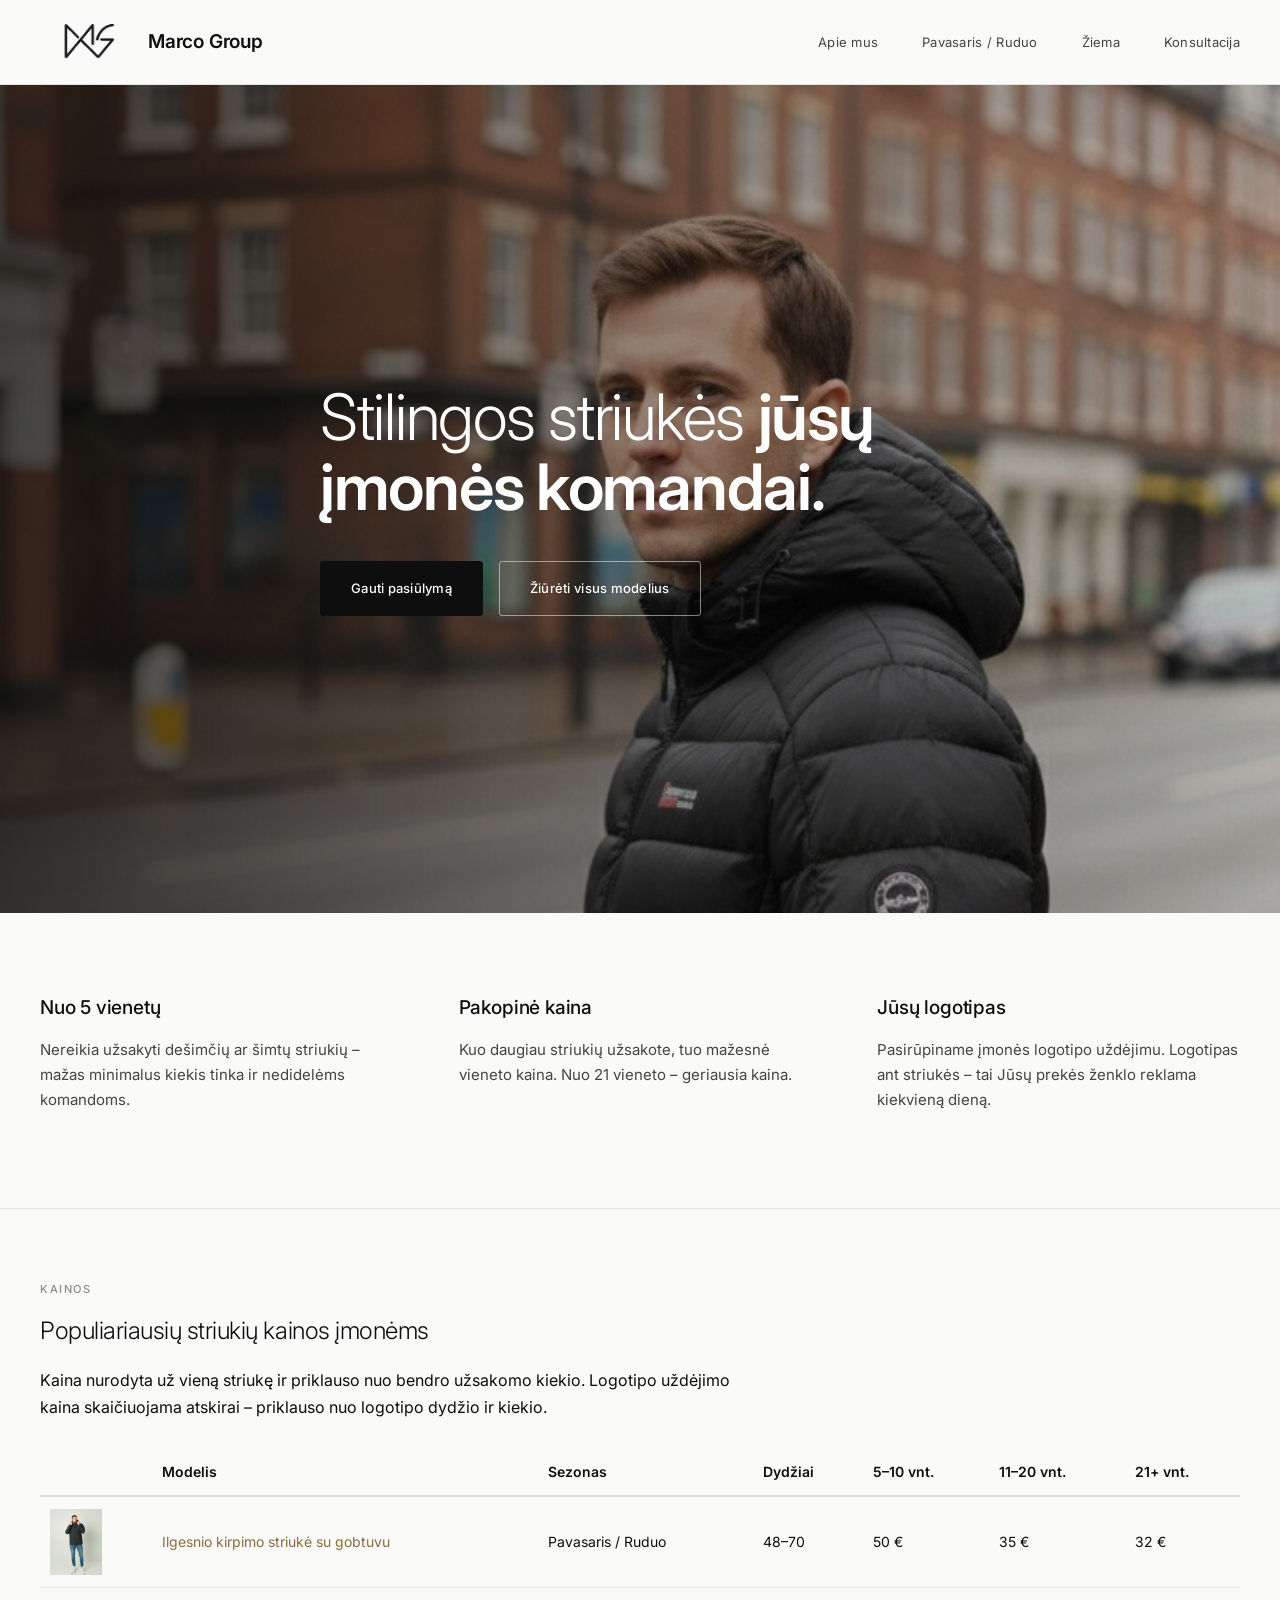
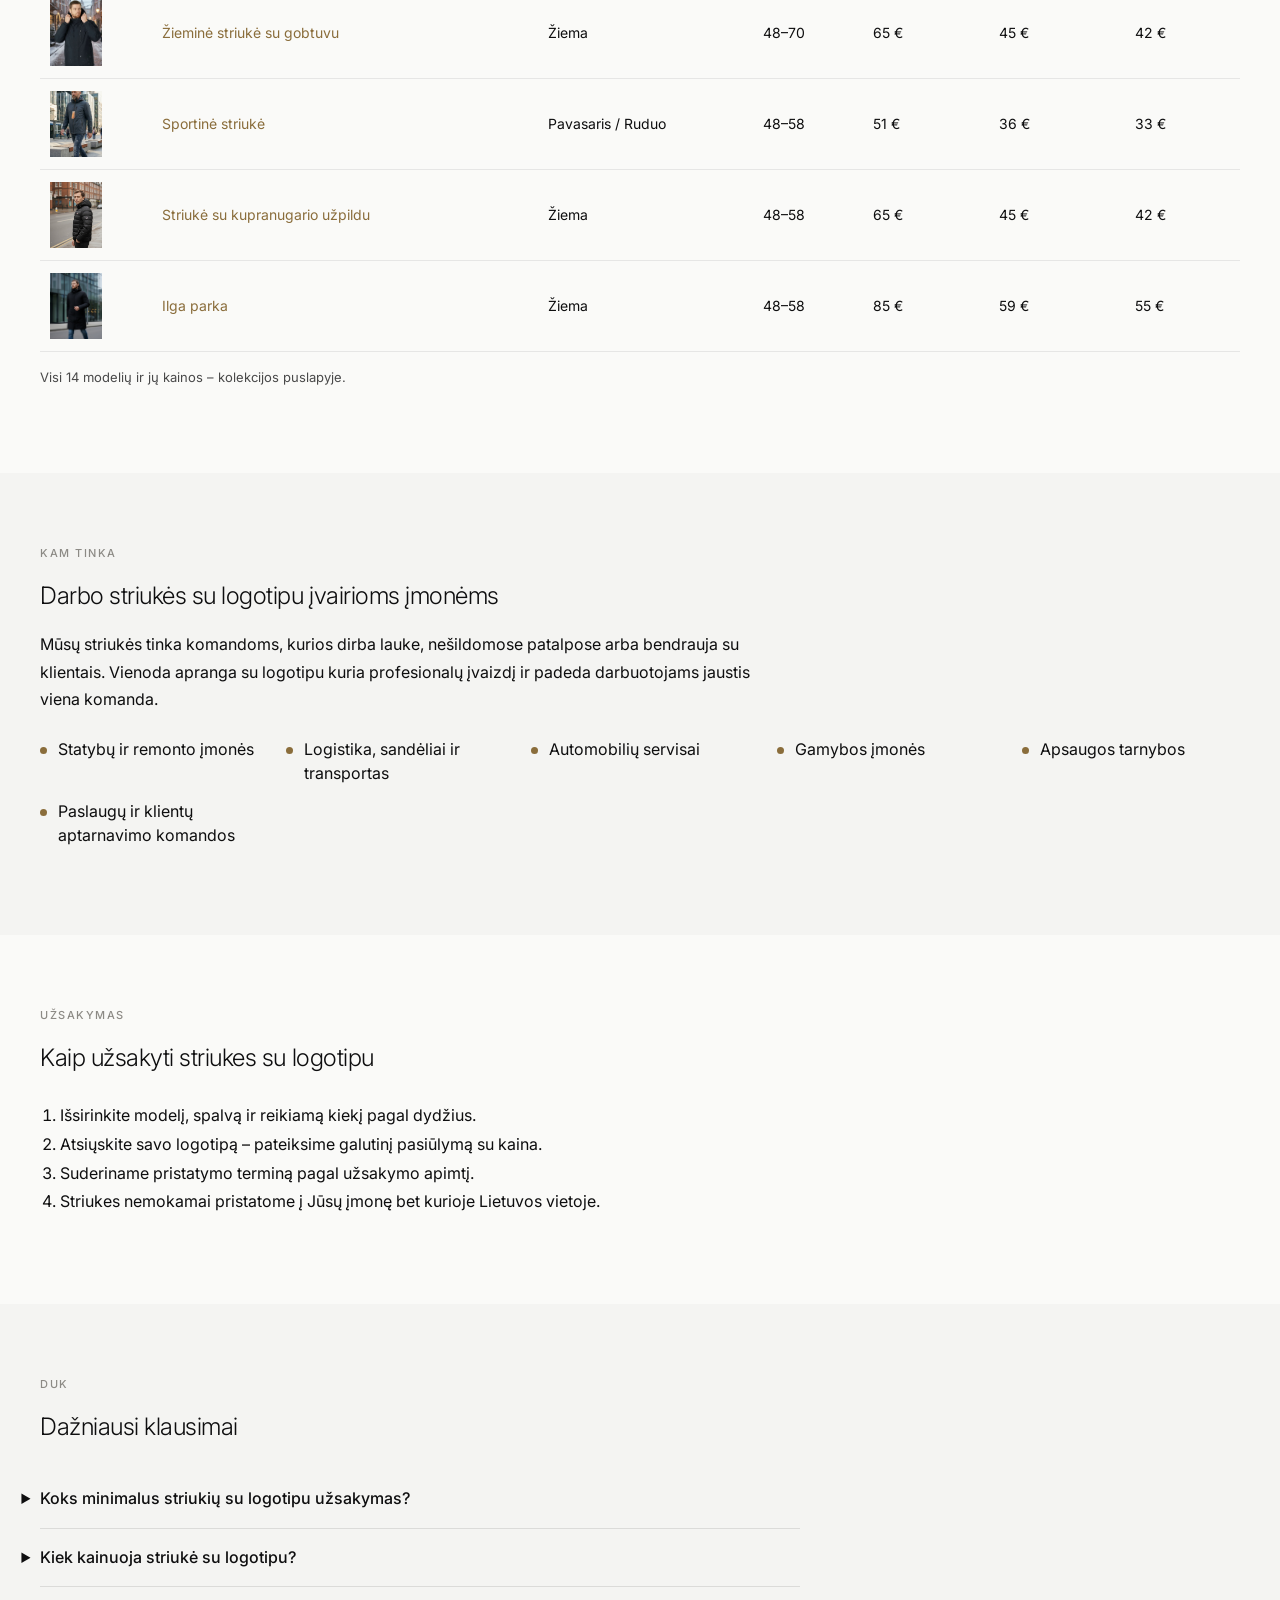
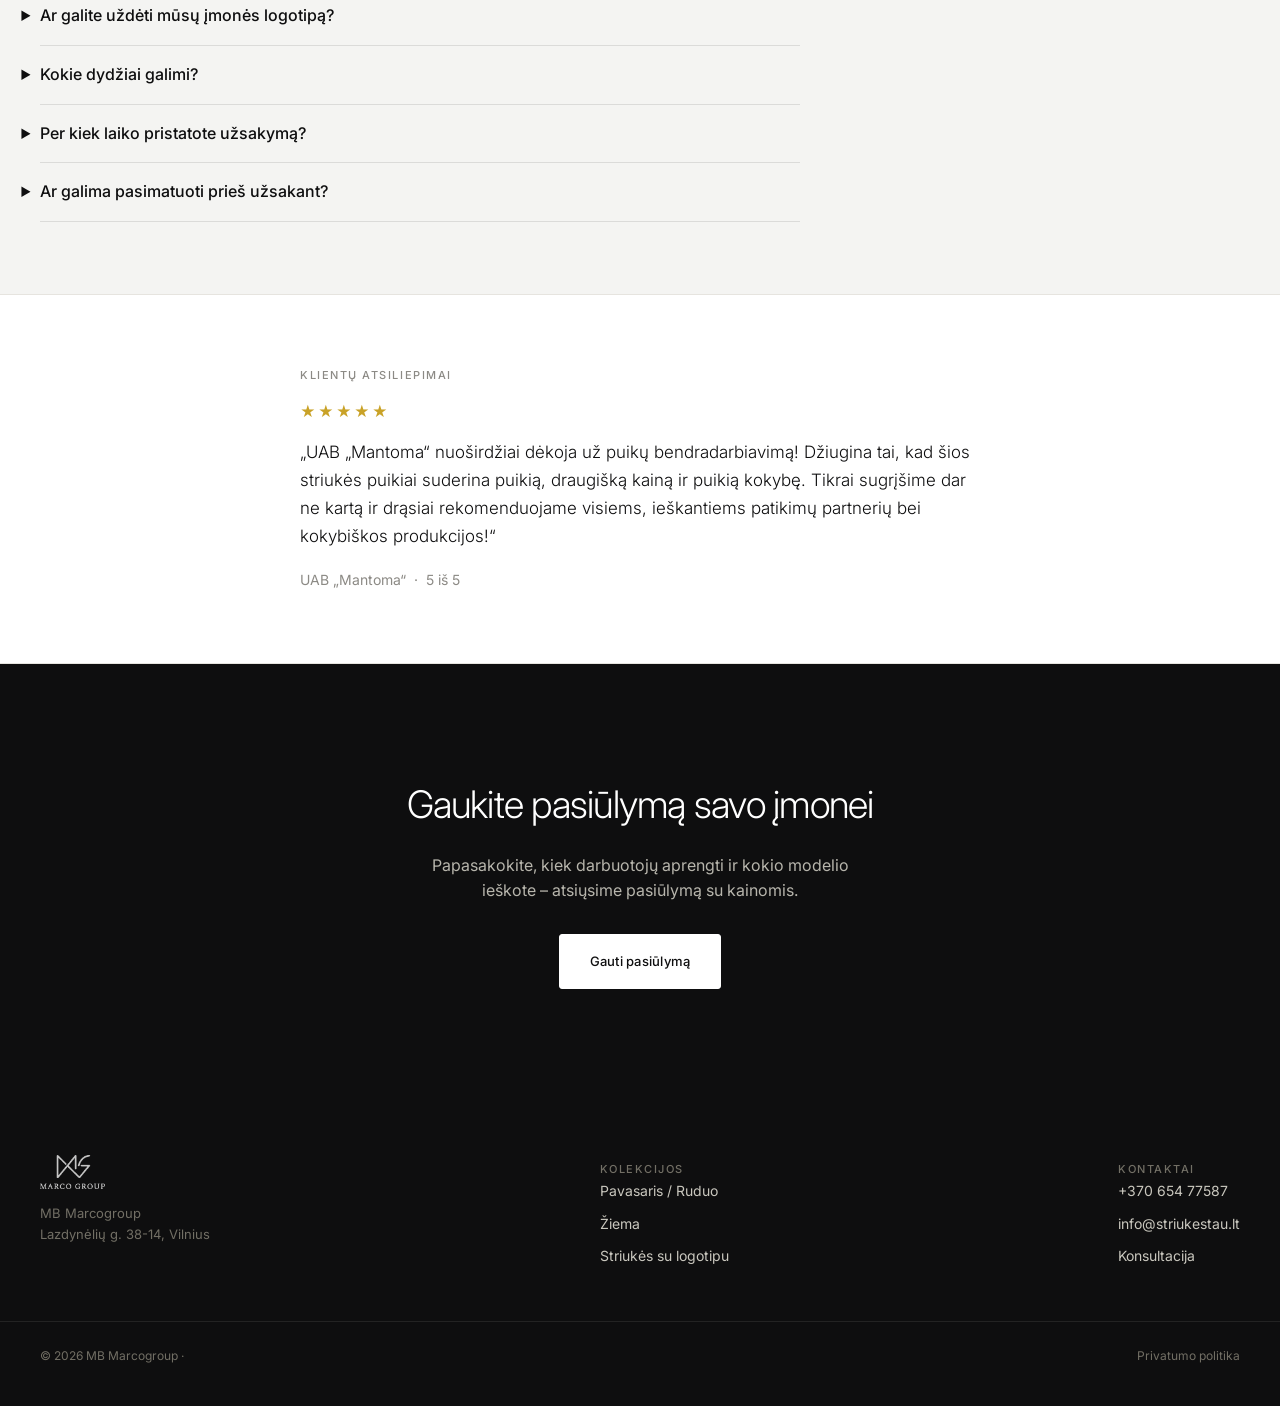
<file: striukes-su-logotipu-1.html>
<!DOCTYPE html>
<!-- versija 3: trumpa antraste, be Bomber, pataisytas pavyzdzio pristatymas -->
<html lang="lt">
<head>
<meta charset="UTF-8">
<meta name="viewport" content="width=device-width, initial-scale=1.0">
<title>Striukės su logotipu įmonėms nuo 5 vnt. | Marco Group</title>
<meta name="description" content="Striukės su logotipu įmonėms ir darbuotojams. Užsakymai nuo 5 vnt., kainos nuo 26 € už vnt., dydžiai iki 70. Logotipo uždėjimas, nemokamas pristatymas visoje Lietuvoje.">
<link rel="icon" type="image/png" href="marco-mark-dark.png">
<meta property="og:site_name" content="Marco Group">
<meta property="og:type" content="website">
<meta property="og:image" content="https://striukestau.lt/jacket-55.jpg">
<meta property="og:title" content="Striukės su logotipu įmonėms nuo 5 vnt. | Marco Group">
<meta property="og:description" content="Striukės su logotipu įmonėms ir darbuotojams. Nuo 5 vnt., kainos nuo 26 € už vnt., dydžiai iki 70.">
<link rel="canonical" href="https://striukestau.lt/striukes-su-logotipu">
<link rel="preconnect" href="https://fonts.googleapis.com">
<link href="https://fonts.googleapis.com/css2?family=Inter:wght@300;400;500;600&display=swap" rel="stylesheet">
<link rel="stylesheet" href="1.css">
<style>
  .lp-lead { max-width: 580px; margin: 18px 0 30px; font-size: 17px; line-height: 1.6; opacity: .9; }
  .lp-section { padding: 72px 0; }
  .lp-section.alt { background: rgba(0,0,0,.025); }
  .lp-section h2 { margin-bottom: 14px; }
  .lp-section > .wrap > p { max-width: 720px; line-height: 1.7; }
  .lp-table-wrap { overflow-x: auto; margin-top: 28px; }
  .lp-table { width: 100%; border-collapse: collapse; font-size: 14px; min-width: 560px; }
  .lp-table th { text-align: left; font-weight: 600; padding: 12px 10px; border-bottom: 2px solid rgba(0,0,0,.12); }
  .lp-table td { padding: 12px 10px; border-bottom: 1px solid rgba(0,0,0,.08); vertical-align: middle; }
  .lp-table img { width: 52px; height: 66px; object-fit: cover; display: block; }
  .lp-table a { color: var(--accent-dark); }
  .lp-note { font-size: 13px; opacity: .75; margin-top: 14px; }
  .lp-sectors { display: grid; grid-template-columns: repeat(auto-fit, minmax(210px, 1fr)); gap: 14px 28px; margin-top: 24px; padding: 0; list-style: none; }
  .lp-sectors li { padding-left: 18px; position: relative; line-height: 1.5; }
  .lp-sectors li::before { content: ""; position: absolute; left: 0; top: .6em; width: 7px; height: 7px; border-radius: 50%; background: var(--accent-dark); }
  .lp-steps { margin-top: 24px; padding-left: 20px; line-height: 1.8; max-width: 720px; }
  .lp-faq { margin-top: 24px; max-width: 760px; }
  .lp-faq details { border-bottom: 1px solid rgba(0,0,0,.1); padding: 16px 0; }
  .lp-faq summary { cursor: pointer; font-weight: 500; list-style-position: outside; }
  .lp-faq details p { margin-top: 10px; line-height: 1.7; }
</style>
<script type="application/ld+json">
{
  "@context": "https://schema.org",
  "@type": "FAQPage",
  "mainEntity": [
    {
      "@type": "Question",
      "name": "Koks minimalus striukių su logotipu užsakymas?",
      "acceptedAnswer": { "@type": "Answer", "text": "Minimalus užsakymas – 5 vienetai vieno modelio. Tinka ir mažoms komandoms." }
    },
    {
      "@type": "Question",
      "name": "Kiek kainuoja striukė su logotipu?",
      "acceptedAnswer": { "@type": "Answer", "text": "Striukių kainos prasideda nuo 26 € už vienetą ir priklauso nuo modelio bei kiekio – kuo didesnis užsakymas, tuo mažesnė vieneto kaina. Logotipo uždėjimo kaina skaičiuojama atskirai pagal logotipo dydį ir kiekį." }
    },
    {
      "@type": "Question",
      "name": "Ar galite uždėti mūsų įmonės logotipą?",
      "acceptedAnswer": { "@type": "Answer", "text": "Taip. Atsiųskite savo logotipą, ir pateiksime galutinį pasiūlymą su logotipo uždėjimo kaina." }
    },
    {
      "@type": "Question",
      "name": "Kokie dydžiai galimi?",
      "acceptedAnswer": { "@type": "Answer", "text": "Dauguma modelių gaminami 48–58 dydžiais, populiariausi modeliai – iki 70 dydžio, todėl tinka visiems darbuotojams." }
    },
    {
      "@type": "Question",
      "name": "Per kiek laiko pristatote užsakymą?",
      "acceptedAnswer": { "@type": "Answer", "text": "Pristatymo terminas priklauso nuo užsakymo apimties ir yra suderinamas individualiai. Pristatymas visoje Lietuvoje nemokamas." }
    },
    {
      "@type": "Question",
      "name": "Ar galima pasimatuoti prieš užsakant?",
      "acceptedAnswer": { "@type": "Answer", "text": "Taip. Pavyzdį pasimatavimui atvežame tiesiai į Jūsų įmonę, pristatymas nemokamas." }
    }
  ]
}
</script>
</head>
<body>

<header class="site-header">
  <div class="wrap">
    <a href="/" class="logo" style="display:flex; align-items:center; gap:12px;"><img src="marco-mark-dark.png" alt="Marco Group" style="height:36px;width:auto;display:block;"><span>Marco Group</span></a>
    <nav>
      <ul>
        <li><a href="/kolekcija?season=pavasaris-ruduo">Pavasaris / Ruduo</a></li>
        <li><a href="/kolekcija?season=ziema">Žiema</a></li>
        <li><a href="/konsultacija">Konsultacija</a></li>
      </ul>
    </nav>
  </div>
</header>

<section class="hero">
  <div class="hero-bg"></div>
  <div class="wrap">
    <div class="hero-content">
      <h1>Stilingos striukės <strong>jūsų įmonės komandai.</strong></h1>
      <div class="hero-ctas">
        <a href="/konsultacija" class="btn">Gauti pasiūlymą</a>
        <a href="/kolekcija" class="btn outline">Žiūrėti visus modelius</a>
      </div>
    </div>
  </div>
</section>

<section class="values">
  <div class="wrap">
    <div class="grid3">
      <div class="value-block reveal reveal-stagger" style="--reveal-delay:0ms;">
        <h3>Nuo 5 vienetų</h3>
        <p>Nereikia užsakyti dešimčių ar šimtų striukių – mažas minimalus kiekis tinka ir nedidelėms komandoms.</p>
      </div>
      <div class="value-block reveal reveal-stagger" style="--reveal-delay:100ms;">
        <h3>Pakopinė kaina</h3>
        <p>Kuo daugiau striukių užsakote, tuo mažesnė vieneto kaina. Nuo 21 vieneto – geriausia kaina.</p>
      </div>
      <div class="value-block reveal reveal-stagger" style="--reveal-delay:200ms;">
        <h3>Jūsų logotipas</h3>
        <p>Pasirūpiname įmonės logotipo uždėjimu. Logotipas ant striukės – tai Jūsų prekės ženklo reklama kiekvieną dieną.</p>
      </div>
    </div>
  </div>
</section>

<section class="lp-section">
  <div class="wrap">
    <span class="label" style="margin-bottom:14px; display:block;">Kainos</span>
    <h2>Populiariausių striukių kainos įmonėms</h2>
    <p>Kaina nurodyta už vieną striukę ir priklauso nuo bendro užsakomo kiekio. Logotipo uždėjimo kaina skaičiuojama atskirai – priklauso nuo logotipo dydžio ir kiekio.</p>
    <div class="lp-table-wrap">
      <table class="lp-table">
        <thead>
          <tr><th></th><th>Modelis</th><th>Sezonas</th><th>Dydžiai</th><th>5–10 vnt.</th><th>11–20 vnt.</th><th>21+ vnt.</th></tr>
        </thead>
        <tbody>
          <tr><td><img src="jacket-37.jpg" alt="Ilgesnio kirpimo striukė su gobtuvu su logotipu" loading="lazy"></td><td><a href="/product?id=p04">Ilgesnio kirpimo striukė su gobtuvu</a></td><td>Pavasaris / Ruduo</td><td>48–70</td><td>50 €</td><td>35 €</td><td>32 €</td></tr>
          <tr><td><img src="jacket-07.jpg" alt="Žieminė striukė su gobtuvu su logotipu" loading="lazy"></td><td><a href="/product?id=p12">Žieminė striukė su gobtuvu</a></td><td>Žiema</td><td>48–70</td><td>65 €</td><td>45 €</td><td>42 €</td></tr>
          <tr><td><img src="FINAL2_jacket-56.jpg" alt="Sportinė striukė su logotipu" loading="lazy"></td><td><a href="/product?id=p14">Sportinė striukė</a></td><td>Pavasaris / Ruduo</td><td>48–58</td><td>51 €</td><td>36 €</td><td>33 €</td></tr>
          <tr><td><img src="jacket-01.jpg" alt="Striukė su kupranugario užpildu su logotipu" loading="lazy"></td><td><a href="/product?id=p01">Striukė su kupranugario užpildu</a></td><td>Žiema</td><td>48–58</td><td>65 €</td><td>45 €</td><td>42 €</td></tr>
          <tr><td><img src="jacket-12.jpg" alt="Ilga parka su logotipu" loading="lazy"></td><td><a href="/product?id=p02">Ilga parka</a></td><td>Žiema</td><td>48–58</td><td>85 €</td><td>59 €</td><td>55 €</td></tr>
        </tbody>
      </table>
    </div>
    <p class="lp-note">Visi 14 modelių ir jų kainos – <a href="/kolekcija">kolekcijos puslapyje</a>.</p>
  </div>
</section>

<section class="lp-section alt">
  <div class="wrap">
    <span class="label" style="margin-bottom:14px; display:block;">Kam tinka</span>
    <h2>Darbo striukės su logotipu įvairioms įmonėms</h2>
    <p>Mūsų striukės tinka komandoms, kurios dirba lauke, nešildomose patalpose arba bendrauja su klientais. Vienoda apranga su logotipu kuria profesionalų įvaizdį ir padeda darbuotojams jaustis viena komanda.</p>
    <ul class="lp-sectors">
      <li>Statybų ir remonto įmonės</li>
      <li>Logistika, sandėliai ir transportas</li>
      <li>Automobilių servisai</li>
      <li>Gamybos įmonės</li>
      <li>Apsaugos tarnybos</li>
      <li>Paslaugų ir klientų aptarnavimo komandos</li>
    </ul>
  </div>
</section>

<section class="lp-section">
  <div class="wrap">
    <span class="label" style="margin-bottom:14px; display:block;">Užsakymas</span>
    <h2>Kaip užsakyti striukes su logotipu</h2>
    <ol class="lp-steps">
      <li>Išsirinkite modelį, spalvą ir reikiamą kiekį pagal dydžius.</li>
      <li>Atsiųskite savo logotipą – pateiksime galutinį pasiūlymą su kaina.</li>
      <li>Suderiname pristatymo terminą pagal užsakymo apimtį.</li>
      <li>Striukes nemokamai pristatome į Jūsų įmonę bet kurioje Lietuvos vietoje.</li>
    </ol>
  </div>
</section>

<section class="lp-section alt">
  <div class="wrap">
    <span class="label" style="margin-bottom:14px; display:block;">DUK</span>
    <h2>Dažniausi klausimai</h2>
    <div class="lp-faq">
      <details>
        <summary>Koks minimalus striukių su logotipu užsakymas?</summary>
        <p>Minimalus užsakymas – 5 vienetai vieno modelio. Tinka ir mažoms komandoms.</p>
      </details>
      <details>
        <summary>Kiek kainuoja striukė su logotipu?</summary>
        <p>Striukių kainos prasideda nuo 26 € už vienetą ir priklauso nuo modelio bei kiekio – kuo didesnis užsakymas, tuo mažesnė vieneto kaina. Logotipo uždėjimo kaina skaičiuojama atskirai pagal logotipo dydį ir kiekį.</p>
      </details>
      <details>
        <summary>Ar galite uždėti mūsų įmonės logotipą?</summary>
        <p>Taip. Atsiųskite savo logotipą, ir pateiksime galutinį pasiūlymą su logotipo uždėjimo kaina.</p>
      </details>
      <details>
        <summary>Kokie dydžiai galimi?</summary>
        <p>Dauguma modelių gaminami 48–58 dydžiais, populiariausi modeliai – iki 70 dydžio, todėl tinka visiems darbuotojams.</p>
      </details>
      <details>
        <summary>Per kiek laiko pristatote užsakymą?</summary>
        <p>Pristatymo terminas priklauso nuo užsakymo apimties ir yra suderinamas individualiai. Pristatymas visoje Lietuvoje nemokamas.</p>
      </details>
      <details>
        <summary>Ar galima pasimatuoti prieš užsakant?</summary>
        <p>Taip. Pavyzdį pasimatavimui atvežame tiesiai į Jūsų įmonę, pristatymas nemokamas.</p>
      </details>
    </div>
  </div>
</section>


<section class="reviews" style="background:var(--surface); border-top:1px solid var(--line); border-bottom:1px solid var(--line); padding:72px 0;">
  <div class="wrap reveal" style="max-width:760px;">
    <span class="label" style="display:block; margin-bottom:16px;">Klientų atsiliepimai</span>
    <div style="font-size:15px; letter-spacing:2px; color:#C9A227; margin-bottom:14px;">★★★★★</div>
    <blockquote style="margin:0 0 18px; font-size:17px; line-height:1.65; color:var(--ink); font-weight:300;">
      „UAB „Mantoma“ nuoširdžiai dėkoja už puikų bendradarbiavimą! Džiugina tai, kad šios striukės puikiai suderina puikią, draugišką kainą ir puikią kokybę. Tikrai sugrįšime dar ne kartą ir drąsiai rekomenduojame visiems, ieškantiems patikimų partnerių bei kokybiškos produkcijos!“
    </blockquote>
    <p style="font-size:14px; color:var(--muted); margin:0;">UAB „Mantoma“ &nbsp;·&nbsp; 5 iš 5</p>
  </div>
</section>

<section class="contact-strip">
  <div class="wrap reveal">
    <h2>Gaukite pasiūlymą savo įmonei</h2>
    <p>Papasakokite, kiek darbuotojų aprengti ir kokio modelio ieškote – atsiųsime pasiūlymą su kainomis.</p>
    <a href="/konsultacija" class="btn">Gauti pasiūlymą</a>
  </div>
</section>

<footer>
  <div class="wrap">
    <div>
      <img src="marco-logo-light.png" alt="Marco Group" style="height:34px; width:auto; margin-bottom:14px; opacity:0.85;">
      <p style="font-size:13px; color:#726F65; max-width:220px;">MB Marcogroup<br>Lazdynėlių g. 38-14, Vilnius</p>
    </div>
    <div class="f-col">
      <span class="label">Kolekcijos</span>
      <a href="/kolekcija?season=pavasaris-ruduo">Pavasaris / Ruduo</a>
      <a href="/kolekcija?season=ziema">Žiema</a>
      <a href="/striukes-su-logotipu">Striukės su logotipu</a>
    </div>
    <div class="f-col">
      <span class="label">Kontaktai</span>
      <a href="tel:+37065477587">+370 654 77587</a>
      <a href="mailto:info@striukestau.lt">info@striukestau.lt</a>
      <a href="/konsultacija">Konsultacija</a>
    </div>
  </div>
  <div class="wrap f-bottom">© 2026 MB Marcogroup · <a href="/privatumo-politika" style="color:inherit;">Privatumo politika</a></div>
</footer>

<script src="6.js"></script>
</body>
</html>
</file>
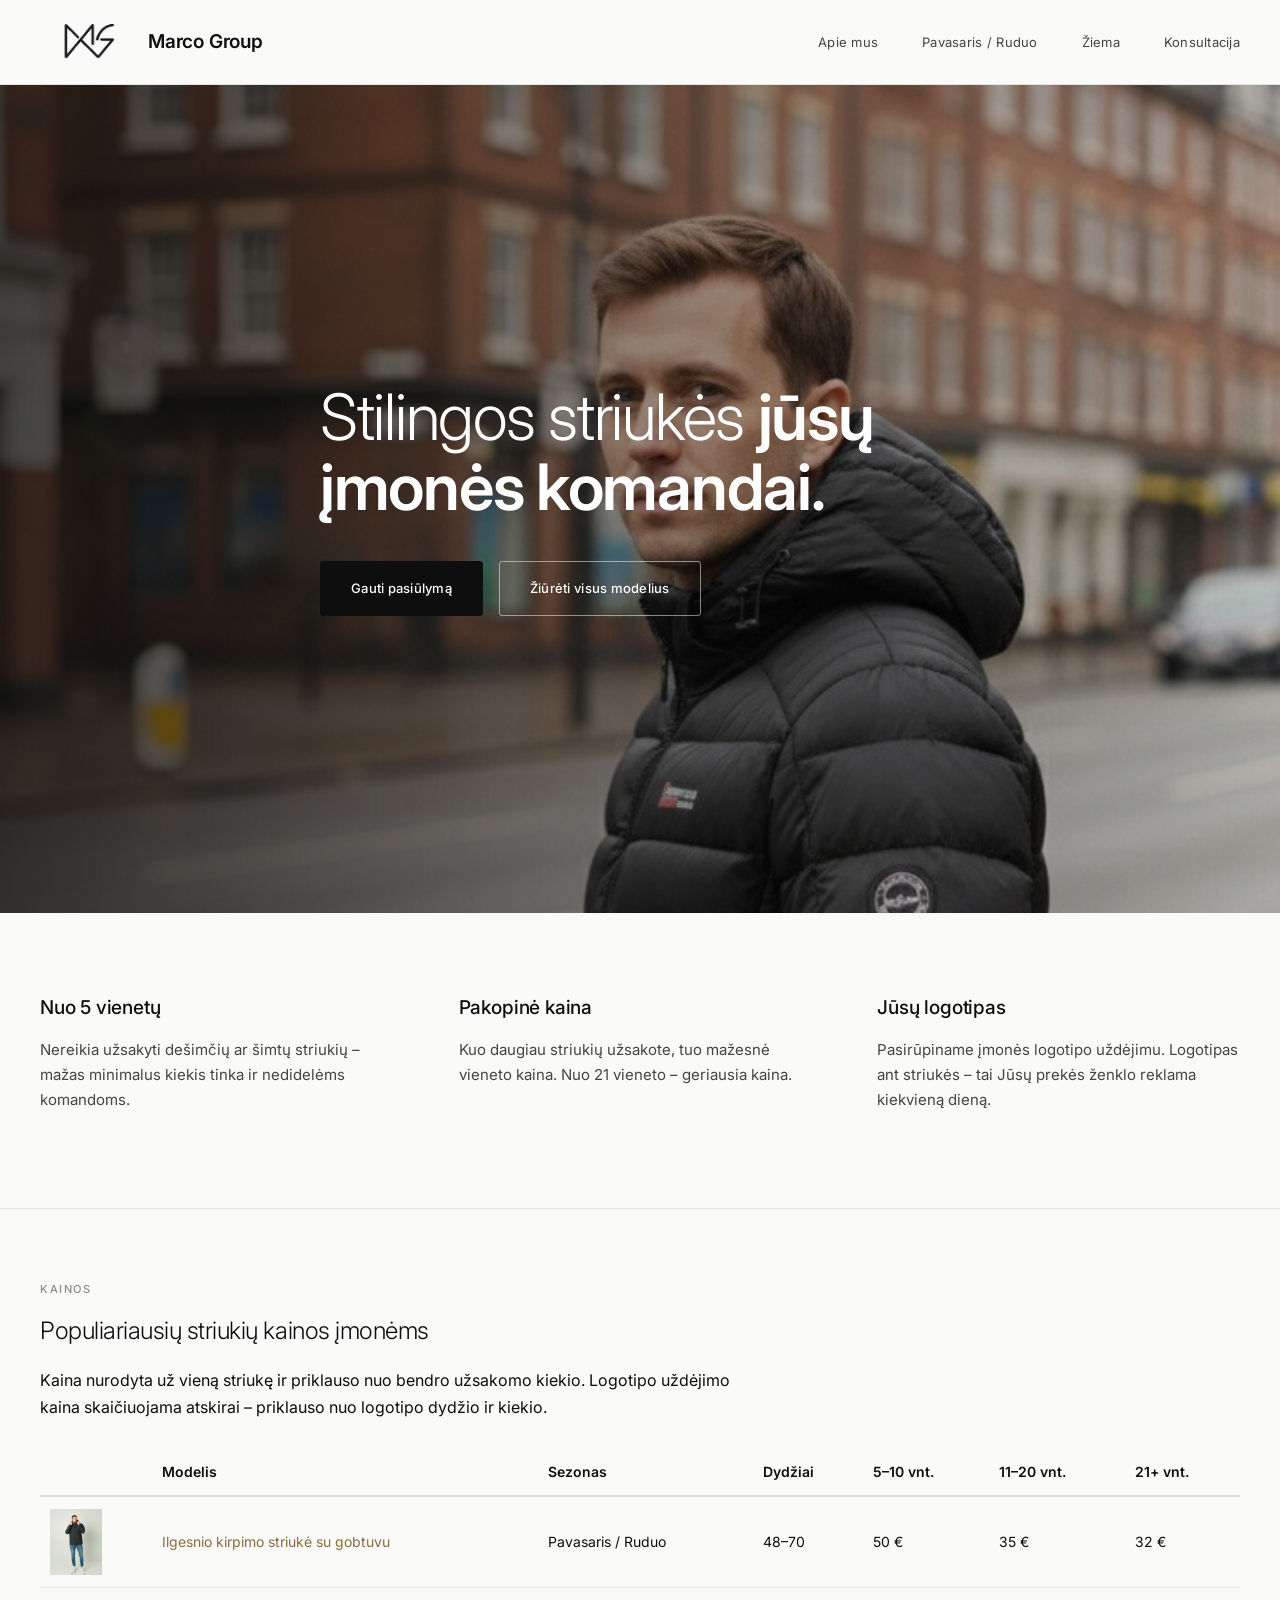
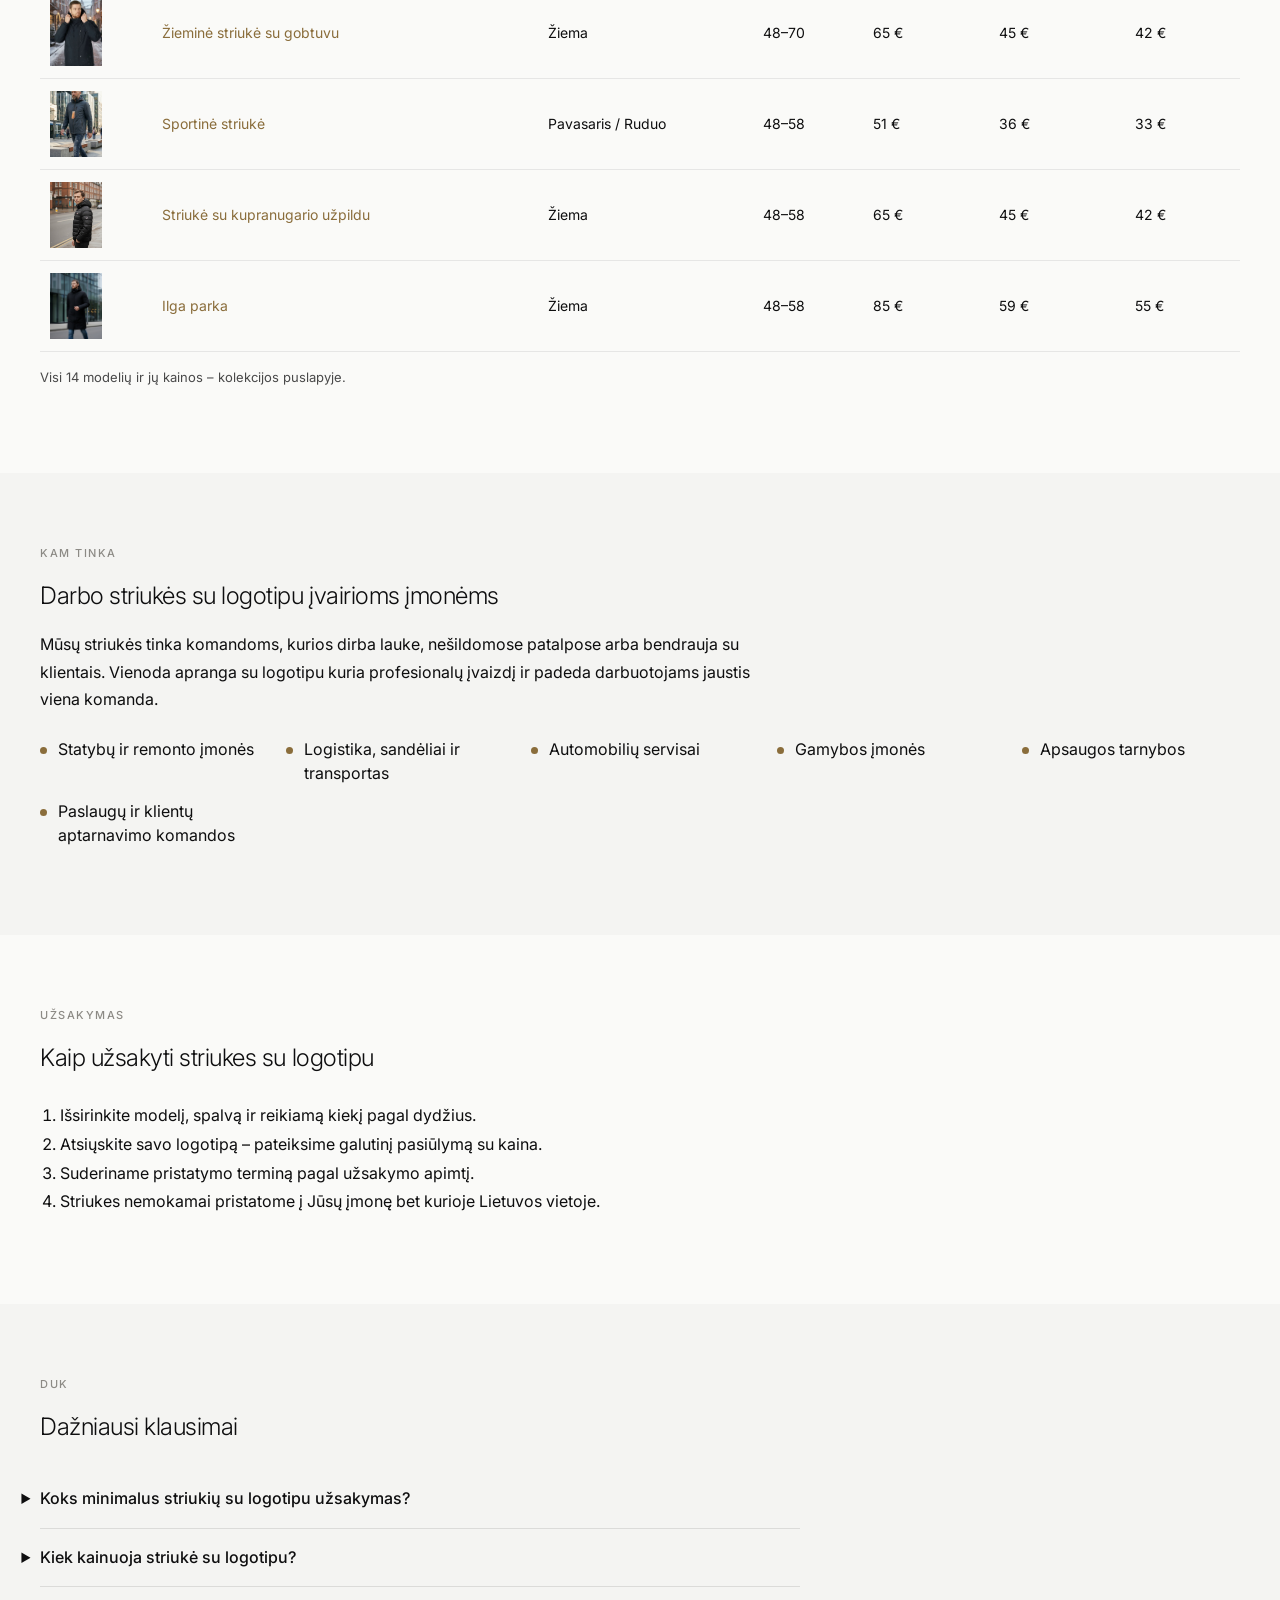
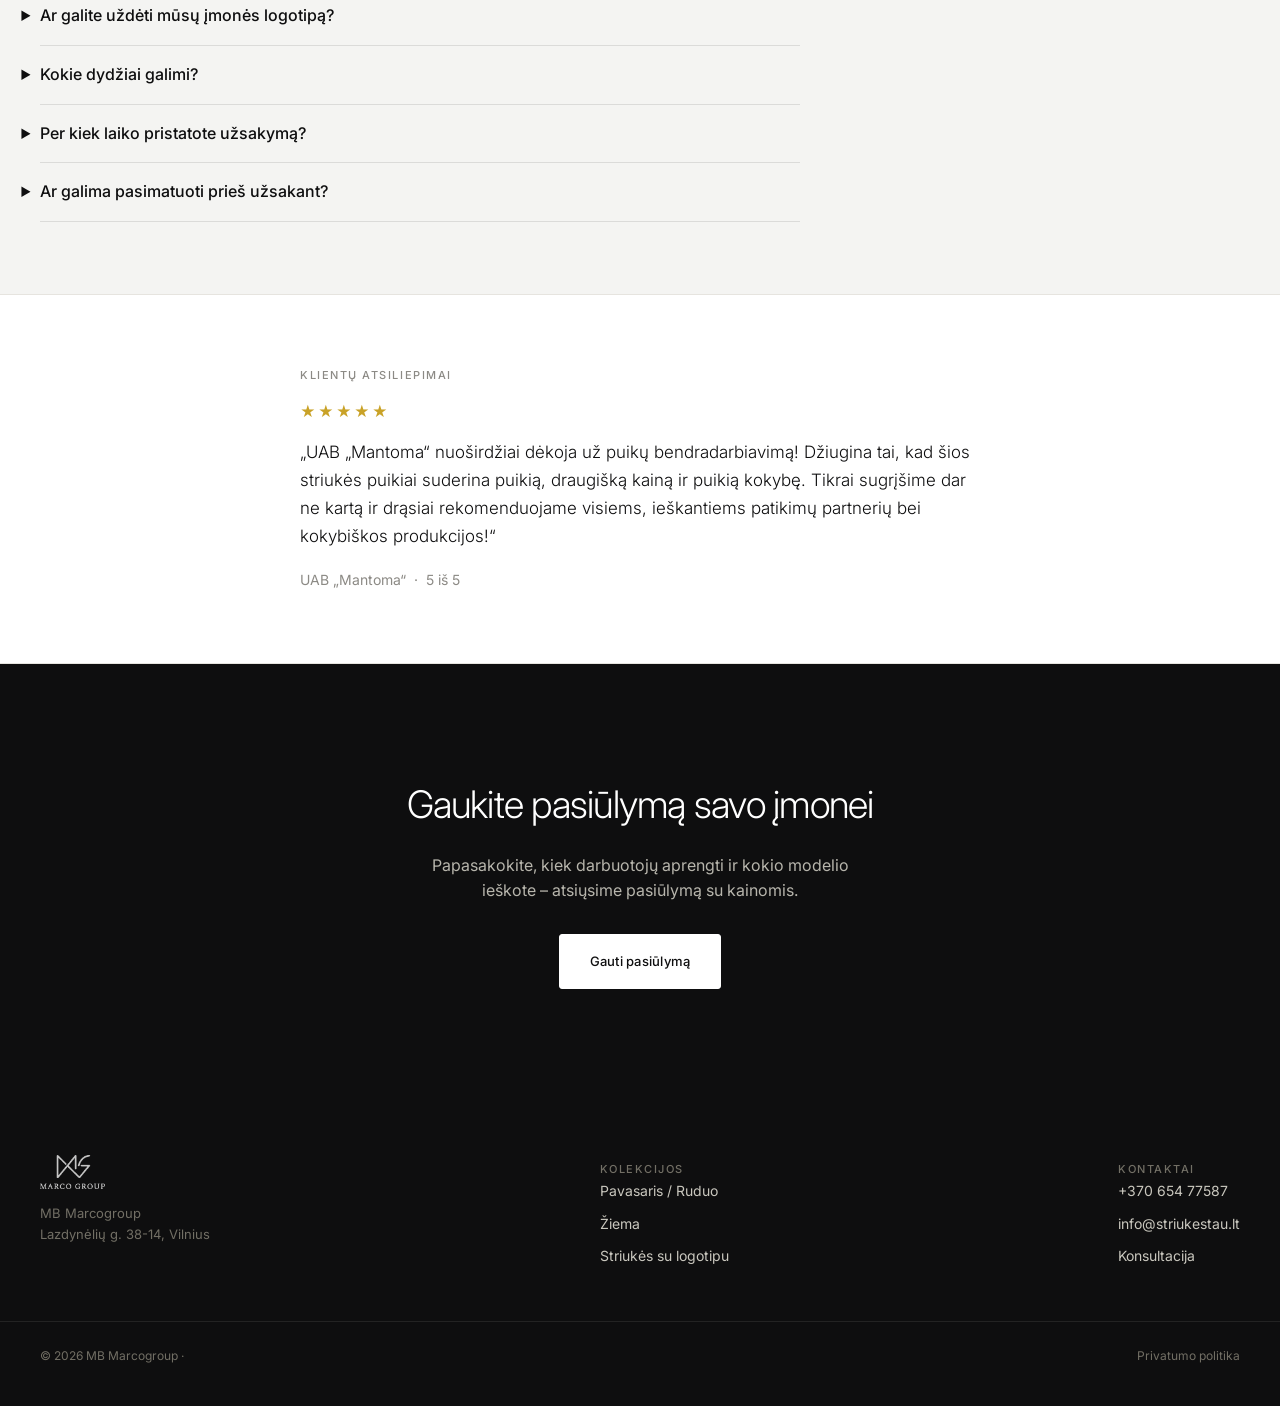
<file: striukes-su-logotipu-2.html>
<!DOCTYPE html>
<html lang="lt">
<head>
<meta charset="UTF-8">
<meta name="viewport" content="width=device-width, initial-scale=1.0">
<title>Striukės su logotipu įmonėms nuo 5 vnt. | Marco Group</title>
<meta name="description" content="Striukės su logotipu įmonėms ir darbuotojams. Užsakymai nuo 5 vnt., kainos nuo 26 € už vnt., dydžiai iki 70. Logotipo uždėjimas, nemokamas pristatymas visoje Lietuvoje.">
<link rel="icon" type="image/png" href="marco-mark-dark.png">
<meta property="og:site_name" content="Marco Group">
<meta property="og:type" content="website">
<meta property="og:image" content="https://striukestau.lt/jacket-55.jpg">
<meta property="og:title" content="Striukės su logotipu įmonėms nuo 5 vnt. | Marco Group">
<meta property="og:description" content="Striukės su logotipu įmonėms ir darbuotojams. Nuo 5 vnt., kainos nuo 26 € už vnt., dydžiai iki 70.">
<link rel="canonical" href="https://striukestau.lt/striukes-su-logotipu">
<link rel="preconnect" href="https://fonts.googleapis.com">
<link href="https://fonts.googleapis.com/css2?family=Inter:wght@300;400;500;600&display=swap" rel="stylesheet">
<link rel="stylesheet" href="1.css">
<style>
  .lp-lead { max-width: 580px; margin: 18px 0 30px; font-size: 17px; line-height: 1.6; opacity: .9; }
  .lp-section { padding: 72px 0; }
  .lp-section.alt { background: rgba(0,0,0,.025); }
  .lp-section h2 { margin-bottom: 14px; }
  .lp-section > .wrap > p { max-width: 720px; line-height: 1.7; }
  .lp-table-wrap { overflow-x: auto; margin-top: 28px; }
  .lp-table { width: 100%; border-collapse: collapse; font-size: 14px; min-width: 560px; }
  .lp-table th { text-align: left; font-weight: 600; padding: 12px 10px; border-bottom: 2px solid rgba(0,0,0,.12); }
  .lp-table td { padding: 12px 10px; border-bottom: 1px solid rgba(0,0,0,.08); vertical-align: middle; }
  .lp-table img { width: 52px; height: 66px; object-fit: cover; display: block; }
  .lp-table a { color: var(--accent-dark); }
  .lp-note { font-size: 13px; opacity: .75; margin-top: 14px; }
  .lp-sectors { display: grid; grid-template-columns: repeat(auto-fit, minmax(210px, 1fr)); gap: 14px 28px; margin-top: 24px; padding: 0; list-style: none; }
  .lp-sectors li { padding-left: 18px; position: relative; line-height: 1.5; }
  .lp-sectors li::before { content: ""; position: absolute; left: 0; top: .6em; width: 7px; height: 7px; border-radius: 50%; background: var(--accent-dark); }
  .lp-steps { margin-top: 24px; padding-left: 20px; line-height: 1.8; max-width: 720px; }
  .lp-faq { margin-top: 24px; max-width: 760px; }
  .lp-faq details { border-bottom: 1px solid rgba(0,0,0,.1); padding: 16px 0; }
  .lp-faq summary { cursor: pointer; font-weight: 500; list-style-position: outside; }
  .lp-faq details p { margin-top: 10px; line-height: 1.7; }
</style>
<script type="application/ld+json">
{
  "@context": "https://schema.org",
  "@type": "FAQPage",
  "mainEntity": [
    {
      "@type": "Question",
      "name": "Koks minimalus striukių su logotipu užsakymas?",
      "acceptedAnswer": { "@type": "Answer", "text": "Minimalus užsakymas – 5 vienetai vieno modelio. Tinka ir mažoms komandoms." }
    },
    {
      "@type": "Question",
      "name": "Kiek kainuoja striukė su logotipu?",
      "acceptedAnswer": { "@type": "Answer", "text": "Striukių kainos prasideda nuo 26 € už vienetą ir priklauso nuo modelio bei kiekio – kuo didesnis užsakymas, tuo mažesnė vieneto kaina. Logotipo uždėjimo kaina skaičiuojama atskirai pagal logotipo dydį ir kiekį." }
    },
    {
      "@type": "Question",
      "name": "Ar galite uždėti mūsų įmonės logotipą?",
      "acceptedAnswer": { "@type": "Answer", "text": "Taip. Atsiųskite savo logotipą, ir pateiksime galutinį pasiūlymą su logotipo uždėjimo kaina." }
    },
    {
      "@type": "Question",
      "name": "Kokie dydžiai galimi?",
      "acceptedAnswer": { "@type": "Answer", "text": "Dauguma modelių gaminami 48–58 dydžiais, populiariausi modeliai – iki 70 dydžio, todėl tinka visiems darbuotojams." }
    },
    {
      "@type": "Question",
      "name": "Per kiek laiko pristatote užsakymą?",
      "acceptedAnswer": { "@type": "Answer", "text": "Pristatymo terminas priklauso nuo užsakymo apimties ir yra suderinamas individualiai. Pristatymas visoje Lietuvoje nemokamas." }
    },
    {
      "@type": "Question",
      "name": "Ar galima pasimatuoti prieš užsakant?",
      "acceptedAnswer": { "@type": "Answer", "text": "Taip. Pavyzdį pasimatavimui atvežame tiesiai į Jūsų įmonę, pristatymas nemokamas." }
    }
  ]
}
</script>
</head>
<body>

<header class="site-header">
  <div class="wrap">
    <a href="/" class="logo" style="display:flex; align-items:center; gap:12px;"><img src="marco-mark-dark.png" alt="Marco Group" style="height:36px;width:auto;display:block;"><span>Marco Group</span></a>
    <nav>
      <ul>
        <li><a href="/kolekcija?season=pavasaris-ruduo">Pavasaris / Ruduo</a></li>
        <li><a href="/kolekcija?season=ziema">Žiema</a></li>
        <li><a href="/konsultacija">Konsultacija</a></li>
      </ul>
    </nav>
  </div>
</header>

<section class="hero">
  <div class="hero-bg"></div>
  <div class="wrap">
    <div class="hero-content">
      <h1>Stilingos striukės <strong>jūsų įmonės komandai.</strong></h1>
      <div class="hero-ctas">
        <a href="/konsultacija" class="btn">Gauti pasiūlymą</a>
        <a href="/kolekcija" class="btn outline">Žiūrėti visus modelius</a>
      </div>
    </div>
  </div>
</section>

<section class="values">
  <div class="wrap">
    <div class="grid3">
      <div class="value-block reveal reveal-stagger" style="--reveal-delay:0ms;">
        <h3>Nuo 5 vienetų</h3>
        <p>Nereikia užsakyti dešimčių ar šimtų striukių – mažas minimalus kiekis tinka ir nedidelėms komandoms.</p>
      </div>
      <div class="value-block reveal reveal-stagger" style="--reveal-delay:100ms;">
        <h3>Pakopinė kaina</h3>
        <p>Kuo daugiau striukių užsakote, tuo mažesnė vieneto kaina. Nuo 21 vieneto – geriausia kaina.</p>
      </div>
      <div class="value-block reveal reveal-stagger" style="--reveal-delay:200ms;">
        <h3>Jūsų logotipas</h3>
        <p>Pasirūpiname įmonės logotipo uždėjimu. Logotipas ant striukės – tai Jūsų prekės ženklo reklama kiekvieną dieną.</p>
      </div>
    </div>
  </div>
</section>

<section class="lp-section">
  <div class="wrap">
    <span class="label" style="margin-bottom:14px; display:block;">Kainos</span>
    <h2>Populiariausių striukių kainos įmonėms</h2>
    <p>Kaina nurodyta už vieną striukę ir priklauso nuo bendro užsakomo kiekio. Logotipo uždėjimo kaina skaičiuojama atskirai – priklauso nuo logotipo dydžio ir kiekio.</p>
    <div class="lp-table-wrap">
      <table class="lp-table">
        <thead>
          <tr><th></th><th>Modelis</th><th>Sezonas</th><th>Dydžiai</th><th>5–10 vnt.</th><th>11–20 vnt.</th><th>21+ vnt.</th></tr>
        </thead>
        <tbody>
          <tr><td><img src="jacket-37.jpg" alt="Ilgesnio kirpimo striukė su gobtuvu su logotipu" loading="lazy"></td><td><a href="/product?id=p04">Ilgesnio kirpimo striukė su gobtuvu</a></td><td>Pavasaris / Ruduo</td><td>48–70</td><td>50 €</td><td>35 €</td><td>32 €</td></tr>
          <tr><td><img src="jacket-07.jpg" alt="Žieminė striukė su gobtuvu su logotipu" loading="lazy"></td><td><a href="/product?id=p12">Žieminė striukė su gobtuvu</a></td><td>Žiema</td><td>48–70</td><td>65 €</td><td>45 €</td><td>42 €</td></tr>
          <tr><td><img src="FINAL2_jacket-56.jpg" alt="Sportinė striukė su logotipu" loading="lazy"></td><td><a href="/product?id=p14">Sportinė striukė</a></td><td>Pavasaris / Ruduo</td><td>48–58</td><td>51 €</td><td>36 €</td><td>33 €</td></tr>
          <tr><td><img src="jacket-01.jpg" alt="Striukė su kupranugario užpildu su logotipu" loading="lazy"></td><td><a href="/product?id=p01">Striukė su kupranugario užpildu</a></td><td>Žiema</td><td>48–58</td><td>65 €</td><td>45 €</td><td>42 €</td></tr>
          <tr><td><img src="jacket-12.jpg" alt="Ilga parka su logotipu" loading="lazy"></td><td><a href="/product?id=p02">Ilga parka</a></td><td>Žiema</td><td>48–58</td><td>85 €</td><td>59 €</td><td>55 €</td></tr>
        </tbody>
      </table>
    </div>
    <p class="lp-note">Visi 14 modelių ir jų kainos – <a href="/kolekcija">kolekcijos puslapyje</a>.</p>
  </div>
</section>

<section class="lp-section alt">
  <div class="wrap">
    <span class="label" style="margin-bottom:14px; display:block;">Kam tinka</span>
    <h2>Darbo striukės su logotipu įvairioms įmonėms</h2>
    <p>Mūsų striukės tinka komandoms, kurios dirba lauke, nešildomose patalpose arba bendrauja su klientais. Vienoda apranga su logotipu kuria profesionalų įvaizdį ir padeda darbuotojams jaustis viena komanda.</p>
    <ul class="lp-sectors">
      <li>Statybų ir remonto įmonės</li>
      <li>Logistika, sandėliai ir transportas</li>
      <li>Automobilių servisai</li>
      <li>Gamybos įmonės</li>
      <li>Apsaugos tarnybos</li>
      <li>Paslaugų ir klientų aptarnavimo komandos</li>
    </ul>
  </div>
</section>

<section class="lp-section">
  <div class="wrap">
    <span class="label" style="margin-bottom:14px; display:block;">Užsakymas</span>
    <h2>Kaip užsakyti striukes su logotipu</h2>
    <ol class="lp-steps">
      <li>Išsirinkite modelį, spalvą ir reikiamą kiekį pagal dydžius.</li>
      <li>Atsiųskite savo logotipą – pateiksime galutinį pasiūlymą su kaina.</li>
      <li>Suderiname pristatymo terminą pagal užsakymo apimtį.</li>
      <li>Striukes nemokamai pristatome į Jūsų įmonę bet kurioje Lietuvos vietoje.</li>
    </ol>
  </div>
</section>

<section class="lp-section alt">
  <div class="wrap">
    <span class="label" style="margin-bottom:14px; display:block;">DUK</span>
    <h2>Dažniausi klausimai</h2>
    <div class="lp-faq">
      <details>
        <summary>Koks minimalus striukių su logotipu užsakymas?</summary>
        <p>Minimalus užsakymas – 5 vienetai vieno modelio. Tinka ir mažoms komandoms.</p>
      </details>
      <details>
        <summary>Kiek kainuoja striukė su logotipu?</summary>
        <p>Striukių kainos prasideda nuo 26 € už vienetą ir priklauso nuo modelio bei kiekio – kuo didesnis užsakymas, tuo mažesnė vieneto kaina. Logotipo uždėjimo kaina skaičiuojama atskirai pagal logotipo dydį ir kiekį.</p>
      </details>
      <details>
        <summary>Ar galite uždėti mūsų įmonės logotipą?</summary>
        <p>Taip. Atsiųskite savo logotipą, ir pateiksime galutinį pasiūlymą su logotipo uždėjimo kaina.</p>
      </details>
      <details>
        <summary>Kokie dydžiai galimi?</summary>
        <p>Dauguma modelių gaminami 48–58 dydžiais, populiariausi modeliai – iki 70 dydžio, todėl tinka visiems darbuotojams.</p>
      </details>
      <details>
        <summary>Per kiek laiko pristatote užsakymą?</summary>
        <p>Pristatymo terminas priklauso nuo užsakymo apimties ir yra suderinamas individualiai. Pristatymas visoje Lietuvoje nemokamas.</p>
      </details>
      <details>
        <summary>Ar galima pasimatuoti prieš užsakant?</summary>
        <p>Taip. Pavyzdį pasimatavimui atvežame tiesiai į Jūsų įmonę, pristatymas nemokamas.</p>
      </details>
    </div>
  </div>
</section>


<section class="reviews" style="background:var(--surface); border-top:1px solid var(--line); border-bottom:1px solid var(--line); padding:72px 0;">
  <div class="wrap reveal" style="max-width:760px;">
    <span class="label" style="display:block; margin-bottom:16px;">Klientų atsiliepimai</span>
    <div style="font-size:15px; letter-spacing:2px; color:#C9A227; margin-bottom:14px;">★★★★★</div>
    <blockquote style="margin:0 0 18px; font-size:17px; line-height:1.65; color:var(--ink); font-weight:300;">
      „UAB „Mantoma“ nuoširdžiai dėkoja už puikų bendradarbiavimą! Džiugina tai, kad šios striukės puikiai suderina puikią, draugišką kainą ir puikią kokybę. Tikrai sugrįšime dar ne kartą ir drąsiai rekomenduojame visiems, ieškantiems patikimų partnerių bei kokybiškos produkcijos!“
    </blockquote>
    <p style="font-size:14px; color:var(--muted); margin:0;">UAB „Mantoma“ &nbsp;·&nbsp; 5 iš 5</p>
  </div>
</section>

<section class="contact-strip">
  <div class="wrap reveal">
    <h2>Gaukite pasiūlymą savo įmonei</h2>
    <p>Papasakokite, kiek darbuotojų aprengti ir kokio modelio ieškote – atsiųsime pasiūlymą su kainomis.</p>
    <a href="/konsultacija" class="btn">Gauti pasiūlymą</a>
  </div>
</section>

<footer>
  <div class="wrap">
    <div>
      <img src="marco-logo-light.png" alt="Marco Group" style="height:34px; width:auto; margin-bottom:14px; opacity:0.85;">
      <p style="font-size:13px; color:#726F65; max-width:220px;">MB Marcogroup<br>Lazdynėlių g. 38-14, Vilnius</p>
    </div>
    <div class="f-col">
      <span class="label">Kolekcijos</span>
      <a href="/kolekcija?season=pavasaris-ruduo">Pavasaris / Ruduo</a>
      <a href="/kolekcija?season=ziema">Žiema</a>
      <a href="/striukes-su-logotipu">Striukės su logotipu</a>
    </div>
    <div class="f-col">
      <span class="label">Kontaktai</span>
      <a href="tel:+37065477587">+370 654 77587</a>
      <a href="mailto:info@striukestau.lt">info@striukestau.lt</a>
      <a href="/konsultacija">Konsultacija</a>
    </div>
  </div>
  <div class="wrap f-bottom">© 2026 MB Marcogroup · <a href="/privatumo-politika" style="color:inherit;">Privatumo politika</a></div>
</footer>

<script src="6.js"></script>
</body>
</html>
</file>
<file: 1.css>
/* ============================================
   STRIUKĖS TAU — B2B svetainė
   Estetika: Ministry of Supply / Stripe.
   Baltas fonas, plonas geometrinis šriftas, daug oro.
   ============================================ */

:root{
  --bg: #FAFAF8;
  --surface: #FFFFFF;
  --ink: #0E0E0F;
  --ink-soft: #45443F;
  --muted: #8C8A85;
  --line: #E6E4DF;
  --line-strong: #D3D1CA;
  --accent: #A9834B;
  --accent-dark: #8A6D3B;
  --radius: 3px;
  --maxw: 1280px;
}

*{ box-sizing:border-box; }
html{ scroll-behavior:smooth; }
body{
  margin:0;
  background:var(--bg);
  color:var(--ink);
  font-family:"Inter", -apple-system, BlinkMacSystemFont, sans-serif;
  font-weight:400;
  font-size:16px;
  line-height:1.6;
  -webkit-font-smoothing:antialiased;
}

h1,h2,h3,h4{
  font-family:"Inter", sans-serif;
  font-weight:300;
  letter-spacing:-0.02em;
  margin:0;
  color:var(--ink);
}
h1{ font-weight:300; }
strong, b{ font-weight:600; }

.label{
  font-size:11px;
  text-transform:uppercase;
  letter-spacing:0.14em;
  color:var(--muted);
  font-weight:500;
}

a{ color:inherit; text-decoration:none; }
img{ display:block; max-width:100%; }

.wrap{
  max-width:var(--maxw);
  margin:0 auto;
  padding:0 40px;
}

/* ---------- HEADER ---------- */
.site-header{
  position:sticky; top:0; z-index:50;
  background:rgba(250,250,248,0.94);
  backdrop-filter:blur(10px);
  border-bottom:1px solid var(--line);
}
.site-header .wrap{
  display:flex; align-items:center; justify-content:space-between;
  height:84px;
}
.logo{
  font-size:19px;
  font-weight:600;
  letter-spacing:-0.01em;
}
.logo span{ color:var(--ink); font-weight:600; }
nav ul{
  list-style:none; display:flex; margin:0; padding:0;
}
nav ul li{ margin-left:44px; }
nav ul li:first-child{ margin-left:0; }
nav a{
  font-size:13px;
  letter-spacing:0.02em;
  color:var(--ink-soft);
  padding:6px 0;
  border-bottom:1px solid transparent;
  transition:border-color .2s ease, color .2s ease;
}
nav a:hover, nav a.active{ color:var(--ink); border-color:var(--ink); }

/* ---------- BUTTONS ---------- */
.btn{
  display:inline-flex; align-items:center; gap:10px;
  background:var(--ink); color:#fff;
  font-size:13px; font-weight:500; letter-spacing:0.02em;
  padding:16px 30px; border-radius:var(--radius);
  border:1px solid var(--ink);
  transition:background .2s ease, color .2s ease, border-color .2s ease;
  white-space:nowrap; cursor:pointer;
}
.btn:hover{ background:transparent; color:var(--ink); }
.btn.outline{ background:transparent; color:var(--ink); }
.btn.outline:hover{ background:var(--ink); color:#fff; }
.btn.accent{ background:var(--accent-dark); border-color:var(--accent-dark); }
.btn.accent:hover{ background:transparent; color:var(--accent-dark); }
.btn:disabled{ opacity:0.35; cursor:not-allowed; }
.btn:disabled:hover{ background:var(--ink); color:#fff; }
.btn.full{ width:100%; justify-content:center; }

/* ---------- HERO ---------- */
.hero{
  position:relative;
  min-height:92vh;
  display:flex; align-items:center;
  overflow:hidden;
  background:#111;
}
.hero-bg{
  position:absolute; top:0; right:0; bottom:0; left:0;
  background:url("jacket-01.jpg") center 22% / cover no-repeat;
  animation:heroZoom 12s ease-in-out infinite alternate;
  will-change:transform;
}
@keyframes heroZoom{
  from{ transform:scale(1); }
  to{ transform:scale(1.12); }
}
@media (prefers-reduced-motion: reduce){
  .hero-bg{ animation:none; }
}
.hero::before{
  content:"";
  position:absolute; top:0; right:0; bottom:0; left:0;
  background:linear-gradient(90deg, rgba(10,10,10,0.72) 0%, rgba(10,10,10,0.42) 45%, rgba(10,10,10,0.12) 100%);
  z-index:1;
}
.hero-content{
  position:relative; z-index:2;
  color:#fff;
  max-width:640px;
}
.hero h1{
  font-size:clamp(38px, 5.2vw, 64px);
  line-height:1.08;
  font-weight:300;
  color:#fff;
  letter-spacing:-0.02em;
}
.hero h1 strong{ font-weight:600; }
.hero p.lede{
  margin-top:26px;
  font-size:18px;
  font-weight:300;
  max-width:480px;
  color:rgba(255,255,255,0.82);
  line-height:1.6;
}
.hero-ctas{
  margin-top:40px;
  display:flex; gap:16px; flex-wrap:wrap;
}
.hero-ctas .btn.outline{ color:#fff; border-color:rgba(255,255,255,0.5); }
.hero-ctas .btn.outline:hover{ background:#fff; color:var(--ink); border-color:#fff; }

.hero.hero-compact{
  min-height:46vh;
}
@media (min-width:961px){
  .hero.hero-compact{ min-height:38vh; }
}
.hero-compact-title{
  font-size:clamp(30px, 4.2vw, 46px);
  line-height:1.12;
  font-weight:300;
  color:#fff;
  letter-spacing:-0.02em;
  margin:0;
}
.hero-compact-title strong{ font-weight:600; }

/* ---------- FLAGSHIP PRODUCT ---------- */
.flagship{
  padding:90px 0;
  border-bottom:1px solid var(--line);
}
.flagship-grid{
  display:grid;
  grid-template-columns:0.9fr 1.1fr;
  grid-template-areas:
    "img info"
    "img cta";
  column-gap:64px;
  row-gap:24px;
  align-items:center;
}
.flagship-img{
  grid-area:img;
  aspect-ratio:4/5; overflow:hidden; border-radius:var(--radius); background:#eee;
}
.flagship-img img{ width:100%; height:100%; object-fit:cover; }
.flagship-info{ grid-area:info; }
.flagship-info h2{ font-size:clamp(26px,3.2vw,36px); font-weight:300; margin-bottom:18px; }
.flagship-info p{ color:var(--ink-soft); font-size:15.5px; line-height:1.7; max-width:440px; }
.flagship-cta{ grid-area:cta; justify-self:start; }
@media (max-width:960px){
  .flagship-grid{
    grid-template-columns:1fr;
    grid-template-areas:
      "info"
      "img"
      "cta";
    gap:32px;
  }
}

/* ---------- VALUE PROPS ---------- */
.values{
  padding:80px 0;
  border-bottom:1px solid var(--line);
}
.values .grid3{
  display:grid; grid-template-columns:repeat(3,1fr); gap:56px;
}
.value-block .v-icon{
  display:inline-flex; align-items:center; justify-content:center;
  width:44px; height:44px; margin-bottom:20px;
  border:1px solid var(--line-strong); border-radius:50%;
  color:var(--accent-dark);
}
.value-block .v-icon svg{ width:20px; height:20px; }
.value-block h3{
  font-size:19px; font-weight:500; letter-spacing:-0.01em; margin-bottom:10px;
}
.value-block p{ color:var(--ink-soft); font-size:15px; line-height:1.65; }

/* ---------- SECTION GENERIC ---------- */
section{ padding:110px 0; }
.section-head{
  margin-bottom:56px;
}
.section-head .label{ display:block; margin-bottom:16px; }
.section-head h2{ font-size:clamp(28px,3.6vw,42px); font-weight:300; letter-spacing:-0.02em; }
.section-head p{ color:var(--muted); max-width:460px; margin-top:14px; font-size:15px; }

/* ---------- COLLECTION TABS ---------- */
.season-tabs{
  display:flex; gap:8px; margin-bottom:56px;
  border-bottom:1px solid var(--line);
}
.season-tab{
  padding:14px 4px; margin-right:36px;
  font-size:14px; color:var(--muted);
  border-bottom:2px solid transparent;
  cursor:pointer; background:none; border-top:none; border-left:none; border-right:none;
  font-family:inherit;
  transition:color .2s ease, border-color .2s ease;
}
.season-tab.active{ color:var(--ink); border-color:var(--ink); }

/* ---------- PRODUCT GRID ---------- */
.grid{
  display:grid;
  grid-template-columns:repeat(3, 1fr);
  gap:44px 32px;
}
.p-card{ cursor:pointer; }
.p-card .imgwrap{
  position:relative;
  aspect-ratio:4/5;
  overflow:hidden;
  background:#eee;
  border-radius:var(--radius);
}
.p-card .imgwrap img{
  position:absolute; inset:0;
  width:100%; height:100%; object-fit:cover;
  transition:opacity .45s ease, transform .6s cubic-bezier(.2,.8,.2,1);
}
.p-card .imgwrap img.img-a{ opacity:1; z-index:1; }
.p-card .imgwrap img.img-b{ opacity:0; z-index:2; }
.p-card:hover .imgwrap img{ transform:scale(1.035); }
.p-card:hover .imgwrap img.img-b{ opacity:1; }
.badge-featured{
  position:absolute; top:14px; left:14px; z-index:3;
  background:var(--ink); color:#fff;
  font-size:11px; text-transform:uppercase; letter-spacing:0.08em;
  padding:6px 12px; border-radius:20px;
}
.badge-num{
  position:absolute; top:14px; right:14px; z-index:3;
  background:#fff; color:var(--ink);
  font-family:"Inter", sans-serif;
  font-size:13px; font-weight:600;
  width:28px; height:28px; border-radius:50%;
  display:flex; align-items:center; justify-content:center;
  box-shadow:0 1px 4px rgba(0,0,0,0.25);
}
.p-card .meta{ padding-top:18px; display:flex; justify-content:space-between; align-items:baseline; }
.p-card h4{ font-size:15px; font-weight:500; letter-spacing:-0.005em; }
.p-number{ color:var(--accent-dark); font-weight:600; margin-right:5px; white-space:nowrap; }
.p-card .price{ font-size:14px; color:var(--muted); white-space:nowrap; margin-left:12px; }

/* ---------- ABOUT / TRUST STRIP ---------- */
.trust{
  background:var(--surface);
  border-top:1px solid var(--line);
  border-bottom:1px solid var(--line);
}
.trust .wrap{
  display:grid; grid-template-columns:1fr 1fr; gap:70px; align-items:center;
}
.trust h2{ font-size:clamp(26px,3.2vw,36px); font-weight:300; margin-bottom:20px; }
.trust p{ color:var(--ink-soft); font-size:15.5px; margin-bottom:16px; line-height:1.7; }
.trust-stats{ display:flex; gap:44px; margin-top:30px; }
.trust-stats .num{ font-size:34px; font-weight:300; display:block; color:var(--ink); }
.trust-stats .lbl{ font-size:12px; color:var(--muted); text-transform:uppercase; letter-spacing:0.08em; margin-top:4px; }
.trust img{ width:100%; aspect-ratio:4/5; object-fit:cover; border-radius:var(--radius); }

/* ---------- FOOTER ---------- */
footer{
  background:var(--ink); color:#9A988F;
  padding:56px 0 40px;
}
footer .wrap{
  display:flex; justify-content:space-between; align-items:flex-start; flex-wrap:wrap; gap:32px;
}
footer .f-logo{ color:#fff; font-size:17px; font-weight:600; margin-bottom:10px; }
footer .f-logo span{ color:var(--accent); font-weight:400; }
footer .f-col .label{ color:#726F65; margin-bottom:14px; }
footer .f-col a{ display:block; font-size:14px; margin-bottom:10px; color:#C9C7BE; }
footer .f-col a:hover{ color:#fff; }
footer .f-bottom{
  border-top:1px solid #232323; margin-top:44px; padding-top:24px;
  font-size:12px; color:#726F65;
}

/* ================= PRODUCT DETAIL PAGE ================= */
.product-detail{ padding:56px 0 120px; }
.pd-grid{
  display:grid; grid-template-columns:1.1fr 0.9fr; gap:72px;
}
.pd-gallery-main{
  aspect-ratio:4/5; overflow:hidden; border-radius:var(--radius); background:#eee; margin-bottom:14px;
}
.pd-gallery-main img{ width:100%; height:100%; object-fit:cover; }
.pd-gallery-thumbs{ display:flex; gap:12px; }
.pd-gallery-thumbs img{
  width:84px; height:104px; object-fit:cover; border-radius:var(--radius);
  cursor:pointer; border:1px solid var(--line); opacity:0.7; transition:opacity .2s ease, border-color .2s ease;
}
.pd-gallery-thumbs img:hover, .pd-gallery-thumbs img.active{ opacity:1; border-color:var(--ink); }

.pd-info .season-pill{
  display:inline-block; font-size:11px; text-transform:uppercase; letter-spacing:0.1em;
  color:var(--accent-dark); border:1px solid var(--accent); padding:5px 12px; border-radius:20px;
  margin-bottom:20px;
}
.pd-bestseller-badge{
  display:none;
  font-size:11px; text-transform:uppercase; letter-spacing:0.08em;
  background:var(--ink); color:#fff; padding:5px 12px; border-radius:20px;
  margin-bottom:20px; margin-left:8px;
}
.pd-info h1{ font-size:clamp(28px,3.4vw,38px); font-weight:300; letter-spacing:-0.02em; margin-bottom:18px; }
.pd-number{
  display:block; font-size:12px; font-weight:600; text-transform:uppercase;
  letter-spacing:0.1em; color:var(--accent-dark); margin-bottom:8px;
}
.pd-info .desc{ color:var(--ink-soft); font-size:15.5px; line-height:1.7; margin-bottom:36px; }

.color-select{ margin-bottom:32px; }
.color-options{ display:flex; gap:10px; flex-wrap:wrap; }
.color-btn{
  padding:11px 20px; font-size:13.5px; border:1px solid var(--line-strong);
  background:#fff; border-radius:20px; cursor:pointer; color:var(--ink-soft);
  transition:border-color .2s ease, color .2s ease, background .2s ease;
  font-family:inherit;
}
.color-btn:hover{ border-color:var(--ink); color:var(--ink); }
.color-btn.active{ background:var(--ink); border-color:var(--ink); color:#fff; }

.tier-table{ width:100%; border-collapse:collapse; margin-bottom:40px; }
.tier-table th{
  text-align:left; font-size:11px; text-transform:uppercase; letter-spacing:0.08em;
  color:var(--muted); font-weight:500; padding:0 0 10px; border-bottom:1px solid var(--line);
}
.tier-table td{ padding:16px 0; border-bottom:1px solid var(--line); font-size:15px; }
.tier-table td.price{ font-weight:600; text-align:right; }
.tier-table tr.active-tier td{ color:var(--accent-dark); }

.size-matrix{ margin-bottom:28px; }
.size-matrix .sm-label{ margin-bottom:14px; }
.sm-row{ display:grid; grid-template-columns:repeat(auto-fill, minmax(64px, 1fr)); gap:10px; }
.sm-cell{ text-align:center; }
.sm-cell label{ display:block; font-size:12px; color:var(--muted); margin-bottom:8px; letter-spacing:0.04em; }
.sm-cell input{
  width:100%; text-align:center; padding:12px 4px;
  border:1px solid var(--line-strong); border-radius:var(--radius);
  font-family:inherit; font-size:15px; color:var(--ink);
}
.sm-cell input:focus{ outline:none; border-color:var(--ink); }
.sm-total{
  display:flex; flex-wrap:wrap; gap:8px 20px; justify-content:space-between; align-items:center;
  margin-top:18px; padding-top:18px; border-top:1px solid var(--line);
  font-size:14px; color:var(--ink-soft);
}
.sm-total .n{ font-weight:600; color:var(--ink); }
.sm-warning{
  display:none;
  margin-top:14px; padding:12px 16px; border-radius:var(--radius);
  background:#FBF3EC; color:var(--accent-dark); font-size:13.5px;
  border:1px solid #ECD9C4;
}
.sm-warning.show{ display:block; }

.logo-tool{
  border:1px solid var(--line); border-radius:var(--radius); padding:28px; margin-bottom:32px;
}
.logo-tool-head{ display:flex; justify-content:space-between; align-items:flex-start; margin-bottom:20px; gap:16px; }
.logo-tool-head h4{ font-size:15px; font-weight:500; }
.clean-toggle{ display:flex; align-items:center; gap:8px; font-size:13px; color:var(--ink-soft); cursor:pointer; white-space:nowrap; }
.clean-toggle input{ width:16px; height:16px; }

.dropzone{
  border:1.5px dashed var(--line-strong); border-radius:var(--radius);
  padding:30px; text-align:center; color:var(--muted); font-size:13.5px;
  cursor:pointer; transition:border-color .2s ease, background .2s ease;
}
.dropzone.dragover{ border-color:var(--accent); background:#FBF8F2; }
.dropzone input{ display:none; }

.visualizer{ margin-top:22px; display:none; }
.visualizer.show{ display:block; }
.viz-stage{
  position:relative; width:100%; aspect-ratio:4/5; border-radius:var(--radius); overflow:hidden;
  background:#eee; user-select:none;
}
.viz-stage img.base{ width:100%; height:100%; object-fit:cover; pointer-events:none; }
.viz-logo{
  position:absolute; width:90px; height:90px; cursor:grab;
  touch-action:none;
}
.viz-logo img{ width:100%; height:100%; object-fit:contain; pointer-events:none; }
.viz-logo.dragging{ cursor:grabbing; }

/* Dydžio keitimo rankenėlė (kampe) — maža ir nenumaniai matoma, kad nebūtų kliūtis */
.viz-logo-resize{
  position:absolute;
  right:-10px; bottom:-10px;
  width:13px; height:13px;
  background:rgba(255,255,255,0.92);
  border:1.5px solid var(--ink);
  border-radius:50%;
  cursor:nwse-resize;
  touch-action:none;
  z-index:5;
  box-shadow:0 1px 2px rgba(0,0,0,0.3);
}

.viz-note{ font-size:12px; color:var(--muted); margin-top:12px; }
.logo-tool.disabled{ opacity:0.4; pointer-events:none; }

.modal-overlay{
  display:none;
  position:fixed; inset:0; background:rgba(14,14,15,0.5);
  z-index:100; align-items:center; justify-content:center; padding:20px;
}
.modal-overlay.show{ display:flex; }
.modal{
  background:#fff; border-radius:var(--radius); padding:44px;
  max-width:440px; width:100%; position:relative;
}
.modal-close{
  position:absolute; top:20px; right:20px; font-size:20px; color:var(--muted);
  cursor:pointer; background:none; border:none; font-family:inherit;
}
.modal h3{ font-size:22px; font-weight:400; margin-bottom:8px; }
.modal p.sub{ color:var(--muted); font-size:14px; margin-bottom:28px; }
.field{ margin-bottom:18px; }
.field label{ display:block; font-size:12.5px; color:var(--ink-soft); margin-bottom:8px; }
.field input, .field textarea{
  width:100%; padding:13px 14px; border:1px solid var(--line-strong); border-radius:var(--radius);
  font-family:inherit; font-size:14.5px; color:var(--ink);
}
.field input:focus, .field textarea:focus{ outline:none; border-color:var(--ink); }
.field textarea{ resize:vertical; min-height:90px; }
.form-status{ font-size:13.5px; margin-top:14px; text-align:center; min-height:18px; }
.form-status.ok{ color:#3C7A4E; }
.form-status.err{ color:var(--accent-dark); }

/* ---------- CONSULTATION PAGE ---------- */
.consult-hero{ padding:100px 0 60px; }
.consult-hero .label{ margin-bottom:18px; }
.consult-hero h1{ font-size:clamp(30px,4vw,46px); font-weight:300; max-width:680px; margin-bottom:18px; }
.consult-hero p{ color:var(--ink-soft); font-size:16px; max-width:540px; }
.consult-form{ padding-bottom:120px; }
.consult-form .wrap{ max-width:640px; }

/* ---------- CONTACT STRIP (shared) ---------- */
.contact-strip{
  background:var(--ink); color:#fff; text-align:center;
}
.contact-strip h2{ color:#fff; font-size:clamp(26px,3.4vw,38px); font-weight:300; margin-bottom:18px; }
.contact-strip p{ color:#B7B5AC; margin-bottom:30px; max-width:440px; margin-left:auto; margin-right:auto; }
.contact-strip .btn{ background:#fff; color:var(--ink); border-color:#fff; }
.contact-strip .btn:hover{ background:transparent; color:#fff; }

/* ---------- RESPONSIVE ---------- */
/* ---------- MOBILE MENU BUTTON (hamburger) ---------- */
.mobile-menu-btn{
  display:none;
  background:none; border:none; cursor:pointer;
  padding:8px; margin-left:16px;
  flex-direction:column; gap:5px;
  justify-content:center; align-items:center;
}
.mobile-menu-btn span{
  display:block; width:22px; height:2px;
  background:var(--ink); border-radius:2px;
  transition:transform .2s ease, opacity .2s ease;
}
.site-header.nav-open .mobile-menu-btn span:nth-child(1){ transform:translateY(7px) rotate(45deg); }
.site-header.nav-open .mobile-menu-btn span:nth-child(2){ opacity:0; }
.site-header.nav-open .mobile-menu-btn span:nth-child(3){ transform:translateY(-7px) rotate(-45deg); }

@media (max-width:960px){
  .mobile-menu-btn{ display:flex; }
  nav ul{
    display:none;
    position:absolute;
    top:84px; left:0; right:0;
    flex-direction:column;
    background:var(--surface);
    padding:12px 22px 24px;
    border-bottom:1px solid var(--line);
    box-shadow:0 12px 24px rgba(0,0,0,0.08);
  }
  .site-header.nav-open nav ul{ display:flex; }
  nav ul li{ margin-left:0; }
  nav ul li a{ display:block; padding:14px 0; font-size:15px; border-bottom:1px solid var(--line); }
  nav ul li:last-child a{ border-bottom:none; }
  .values .grid3{ grid-template-columns:1fr; gap:36px; }
  .trust .wrap{ grid-template-columns:1fr; }
  .trust img{ order:-1; }
  .grid{ grid-template-columns:repeat(2,1fr); gap:28px 20px; }
  .pd-grid{ grid-template-columns:1fr; gap:36px; }
  .sm-row{ grid-template-columns:repeat(auto-fill, minmax(56px, 1fr)); }
  footer .wrap{ flex-direction:column; }
}
@media (max-width:560px){
  .wrap{ padding:0 22px; }
  .grid{ grid-template-columns:1fr 1fr; }
  .hero-ctas{ flex-direction:column; }
  .hero-ctas .btn{ width:100%; justify-content:center; }
  .badge-featured{
    font-size:9px;
    padding:4px 8px;
    top:8px; left:8px;
    letter-spacing:0.04em;
  }
  .pd-bestseller-badge{
    font-size:9px;
    padding:4px 10px;
    letter-spacing:0.04em;
  }
}

@media (prefers-reduced-motion: reduce){
  *{ transition:none !important; scroll-behavior:auto !important; }
}

/* ---------- SCROLL REVEAL ---------- */
.reveal{
  opacity:0;
  transform:translateY(28px);
  transition:opacity .7s cubic-bezier(.16,.8,.24,1), transform .7s cubic-bezier(.16,.8,.24,1);
}
.reveal.in-view{
  opacity:1;
  transform:translateY(0);
}
.reveal-stagger.in-view{ transition-delay:var(--reveal-delay, 0ms); }

/* ---------- PRODUKTO PUSLAPIO PLOČIO PATAISYMAS (telefonams) ----------
   Mažų nuotraukų juosta nebeplečia viso puslapio:
   ji slenka į šoną pirštu, o puslapio stulpeliai telpa į ekraną. */
.pd-grid > *{ min-width:0; }
.pd-gallery-thumbs{
  overflow-x:auto;
  -webkit-overflow-scrolling:touch;
  scrollbar-width:none;
  padding-bottom:2px;
}
.pd-gallery-thumbs::-webkit-scrollbar{ display:none; }
.pd-gallery-thumbs img{ flex:0 0 auto; }
@media (max-width:560px){
  .pd-gallery-thumbs{ gap:8px; }
  .pd-gallery-thumbs img{ width:64px; height:80px; }
}
</file>
